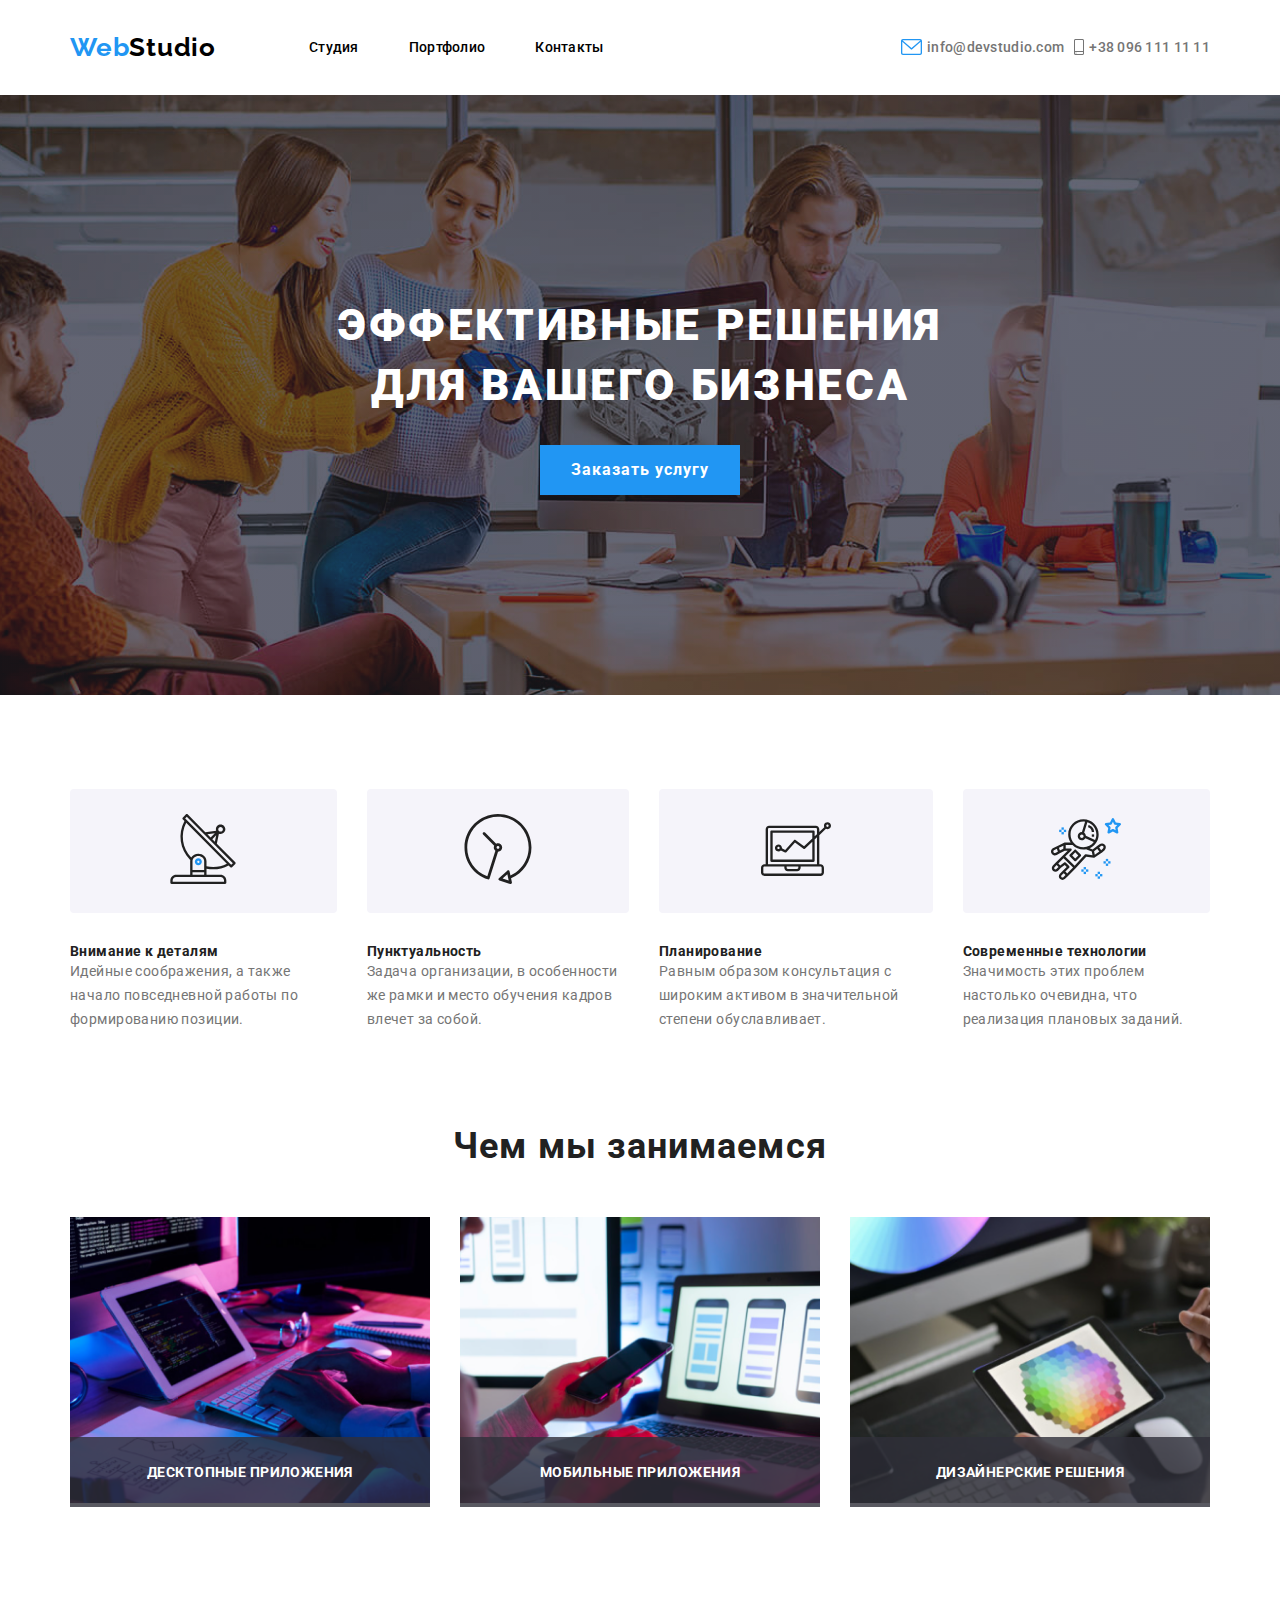
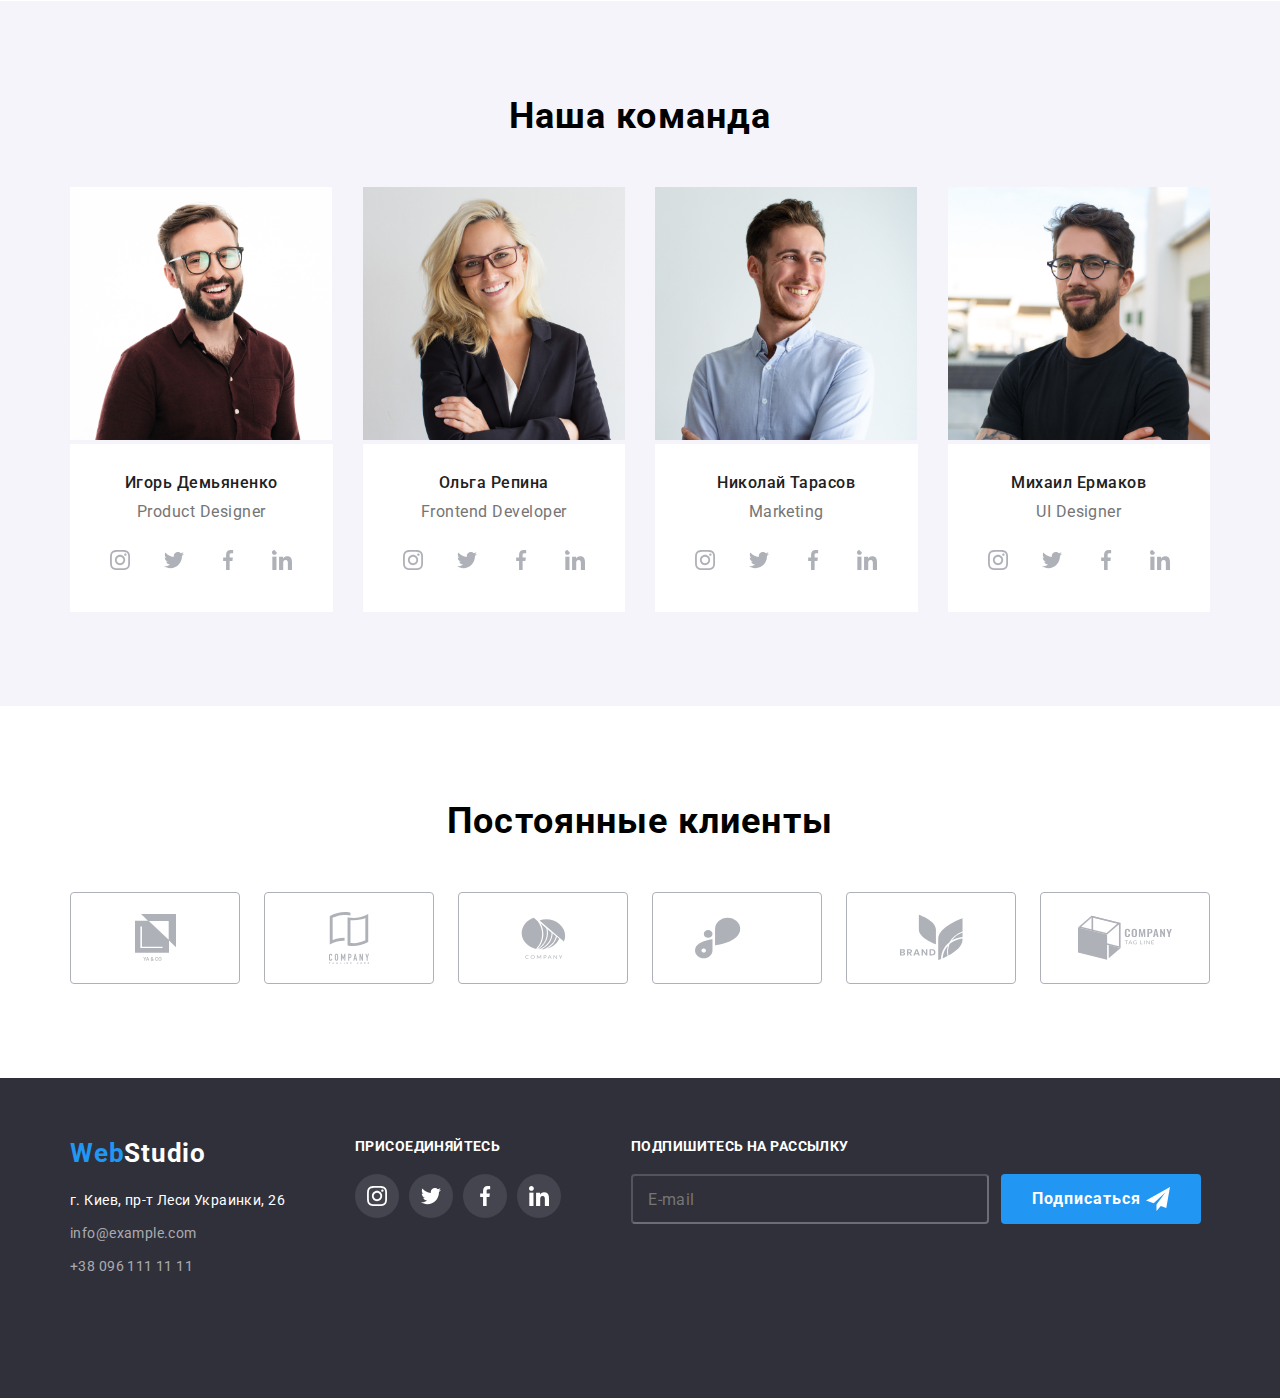
<file: index.html>
<!DOCTYPE html>
<html lang="en">
  <head>
    <meta charset="UTF-8" />
    <meta name="viewport" content="width=device-width, initial-scale=1.0" />
    <title>WebStudio</title>
    <link rel="preconnect" href="https://fonts.googleapis.com" />
    <link rel="preconnect" href="https://fonts.gstatic.com" crossorigin />
    <link
      href="https://fonts.googleapis.com/css2?family=Raleway:ital,wght@0,100..900;1,100..900&family=Roboto:ital,wght@0,100;0,300;0,400;0,500;0,700;0,900;1,100;1,300;1,400;1,500;1,700;1,900&display=swap"
      rel="stylesheet"
    />
    <link rel="stylesheet" href="css/style.css" />
  </head>
  <body>
    <header class="header">
      <div class="container">
        <div class="header-left">
          <a class="header-logo-link" href="https://google.com"
            ><span class="header-logo-span">Web</span>Studio</a
          >
          <nav class="header-menu">
            <ul class="header-menu-block">
              <li class="header-item">
                <a href="#" class="header-link">Студия</a>
              </li>
              <li class="header-item">
                <a href="#" class="header-link">Портфолио</a>
              </li>
              <li class="header-item">
                <a href="#" class="header-link">Контакты</a>
              </li>
            </ul>
          </nav>
        </div>
        <div class="header-right">
          <div class="header-info">
            <img src="img/mail.svg" />
            <a href="mailto:info@devstudio.com" class="header-info-link"
              >info@devstudio.com</a
            >
          </div>
          <div class="header-info">
            <img src="img/tall.svg" />
            <a href="tel:380961111111" class="header-info-link"
              >+38 096 111 11 11</a
            >
          </div>
        </div>
      </div>
    </header>
    <section class="buisnes">
      <h1 class="buisnes-title">Эффективные решения для вашего бизнеса</h1>
      <button class="btn btn-blue">Заказать услугу</button>
    </section>
    <div class="box">
      <div class="container">
        <div class="box-item">
          <div class="box-fon">
            <svg
              width="70"
              height="70"
              viewBox="0 0 70 70"
              fill="none"
              xmlns="http://www.w3.org/2000/svg"
            >
              <path
                d="M67.3163 48.3385L48.8468 29.7337L50.8966 19.6373C51.4256 19.8438 51.9879 19.9517 52.5556 19.9558H52.5696C55.1777 19.9866 57.3169 17.8974 57.3479 15.2893C57.3788 12.6812 55.2894 10.542 52.6813 10.5111C50.0732 10.4803 47.934 12.5695 47.9031 15.1776C47.8965 15.7357 47.9888 16.2905 48.176 16.8163L37.326 18.1405L19.6276 0.35C19.4105 0.128479 19.1141 0.00247917 18.804 0C18.4977 0.00160417 18.2044 0.123521 17.9873 0.3395L14.6786 3.6295C14.2232 4.08508 14.2232 4.82358 14.6786 5.27917L16.459 7.08517C9.56162 19.7681 11.8019 35.4741 21.9703 45.7228C22.0636 45.8121 22.1718 45.8843 22.29 45.9363C22.2165 46.3311 22.1781 46.7317 22.1756 47.1333V60.6667H8.17562C4.95562 60.6705 2.34608 63.28 2.34229 66.5V68.8333C2.34229 69.4776 2.86466 70 3.50895 70H57.1756C57.8199 70 58.3423 69.4776 58.3423 68.8333V66.5C58.3385 63.28 55.729 60.6705 52.509 60.6667H38.509V54.6688C40.7021 55.1288 42.9367 55.3633 45.1776 55.3688C50.5548 55.363 55.8464 54.0225 60.5776 51.4675L62.3673 53.2677C62.5844 53.4892 62.8808 53.6152 63.191 53.6177C63.4972 53.6161 63.7905 53.4941 64.0076 53.2782L67.3163 49.9882C67.7717 49.5326 67.7717 48.7941 67.3163 48.3385ZM50.9246 13.6348C51.8383 12.726 53.3157 12.7301 54.2244 13.6437C55.1332 14.5574 55.1291 16.0348 54.2155 16.9435C53.7781 17.3785 53.1864 17.6226 52.5695 17.6225H52.5625C51.2739 17.6158 50.2345 16.5658 50.2412 15.2771C50.2445 14.6602 50.4918 14.0699 50.9291 13.6348H50.9246ZM48.1783 21.301L46.8693 27.7445L44.298 25.158L48.1783 21.301ZM46.853 19.3282L42.653 23.5037L39.4038 20.237L46.853 19.3282ZM52.509 63C54.442 63 56.009 64.567 56.009 66.5V67.6667H4.67562V66.5C4.67562 64.567 6.2426 63 8.17562 63H52.509ZM36.1756 58.3333V60.6667H24.509V58.3333H36.1756ZM24.509 56V47.1333C24.509 44.303 27.1258 42 30.3423 42C33.5588 42 36.1756 44.303 36.1756 47.1333V56H24.509ZM38.509 52.29V47.1333C38.509 43.0162 34.8456 39.6667 30.3423 39.6667C27.4306 39.622 24.7079 41.1041 23.165 43.5738C14.2887 34.2249 12.2899 20.2875 18.1805 8.82073L58.872 49.7455C52.5886 52.9419 45.3857 53.8418 38.509 52.29ZM63.2038 50.7943L61.56 49.1412L18.7923 6.11567L17.1415 4.46133L18.7923 2.81633L36.15 20.272C36.1581 20.272 36.1628 20.2872 36.171 20.293L64.8593 49.1493L63.2038 50.7943Z"
                fill="#212121"
              />
              <path
                d="M30.3528 44.3333H30.3423C28.4093 44.3303 26.84 45.895 26.837 47.828C26.8341 49.761 28.3988 51.3303 30.3318 51.3333H30.3423C32.2753 51.3362 33.8446 49.7715 33.8475 47.8385C33.8505 45.9055 32.2858 44.3362 30.3528 44.3333ZM31.1695 48.6604C30.9498 48.8789 30.6522 49.0011 30.3423 48.9999C29.698 48.9966 29.1784 48.4716 29.1817 47.8273C29.1834 47.5188 29.307 47.2237 29.5256 47.0061C29.7428 46.7901 30.036 46.6682 30.3423 46.6666C30.9866 46.6699 31.5062 47.1949 31.5028 47.8392C31.5012 48.1477 31.3776 48.4428 31.159 48.6604H31.1695Z"
                fill="#2196F3"
              />
            </svg>
          </div>
          <h2 class="box-title">Внимание к деталям</h2>
          <p class="box-content">
            Идейные соображения, а также начало повседневной работы по
            формированию позиции.
          </p>
        </div>
        <div class="box-item">
          <div class="box-fon">
            <svg
              width="68"
              height="70"
              viewBox="0 0 68 70"
              fill="none"
              xmlns="http://www.w3.org/2000/svg"
            >
              <path
                d="M67.4614 33.4715C67.4576 14.9819 52.4656 -0.00373771 33.9754 6.99302e-07C15.4858 0.00373911 0.500169 14.9963 0.503907 33.4859C0.507111 48.0502 9.92522 60.9413 23.7995 65.3713C23.9319 65.413 24.0697 65.4343 24.2081 65.4338C24.4719 65.4333 24.7304 65.3628 24.9573 65.2287C25.2527 65.0541 25.4732 64.7764 25.5768 64.449L34.0315 37.6521C36.3429 37.6404 38.2068 35.7568 38.1945 33.4459C38.1827 31.1345 36.2997 29.2706 33.9883 29.2824C33.3666 29.285 32.753 29.4282 32.1944 29.7011L21.0251 18.5302C20.4707 17.9951 19.5879 18.0106 19.0528 18.5644C18.5305 19.1054 18.5305 19.962 19.0528 20.503L30.2162 31.6792C29.3596 33.4277 29.8493 35.5383 31.3895 36.7303L23.3338 62.2647C7.41354 56.4002 -0.738311 38.7405 5.12618 22.8203C10.9907 6.90002 28.6503 -1.25183 44.5706 4.61266C60.4909 10.4771 68.6427 28.1374 62.7782 44.0571C59.913 51.8351 54.0261 58.1252 46.4548 61.4989L45.5842 57.3989C45.4251 56.6454 44.6844 56.1636 43.9308 56.3233C43.6931 56.3741 43.4726 56.4857 43.291 56.6475L34.8978 64.1409C34.322 64.653 34.2708 65.5347 34.7835 66.1105C34.9501 66.2974 35.1637 66.4362 35.403 66.5126L46.1188 69.9327C46.8521 70.1682 47.6377 69.765 47.8732 69.0312C47.948 68.7994 47.9603 68.5527 47.9101 68.3145L47.0545 64.2915C59.4452 59.0678 67.4902 46.918 67.4614 33.4715ZM33.9829 32.0766C34.753 32.0766 35.3779 32.7014 35.3779 33.4715C35.3779 34.2422 34.753 34.8665 33.9829 34.8665C33.2123 34.8665 32.588 34.2422 32.588 33.4715C32.588 32.7014 33.2123 32.0766 33.9829 32.0766ZM38.5774 64.5916L43.3551 60.3298L44.6737 66.543L38.5774 64.5916Z"
                fill="#212121"
              />
            </svg>
          </div>
          <h2 class="box-title">Пунктуальность</h2>
          <p class="box-content">
            Задача организации, в особенности же рамки и место обучения кадров
            влечет за собой.
          </p>
        </div>
        <div class="box-item">
          <div class="box-fon">
            <svg
              width="70"
              height="54"
              viewBox="0 0 70 54"
              fill="none"
              xmlns="http://www.w3.org/2000/svg"
            >
              <path
                d="M3.49817 53.8865H59.4689C61.4007 53.8865 62.967 52.3201 62.967 50.3883V45.7241C62.967 43.7922 61.4007 42.2259 59.4689 42.2259H58.3028V13.1468L64.9262 6.87241C66.4635 7.63023 68.3242 7.17018 69.3302 5.78151C70.3369 4.3934 70.1957 2.48205 68.9966 1.25678C67.7975 0.031505 65.8901 -0.151261 64.4798 0.824059C63.0701 1.79995 62.569 3.64981 63.2933 5.2036L58.3028 9.93444V7.2442C58.3028 5.31235 56.7365 3.74603 54.8046 3.74603H8.16239C6.23054 3.74603 4.66422 5.31235 4.66422 7.2442V42.2259H3.49817C1.56632 42.2259 0 43.7922 0 45.7241V50.3883C0 52.3201 1.56632 53.8865 3.49817 53.8865ZM66.4652 2.57998C67.1091 2.57998 67.6312 3.10208 67.6312 3.74603C67.6312 4.38998 67.1091 4.91209 66.4652 4.91209C65.8212 4.91209 65.2991 4.38998 65.2991 3.74603C65.2991 3.10208 65.8212 2.57998 66.4652 2.57998ZM6.99634 7.2442C6.99634 6.60025 7.51844 6.07814 8.16239 6.07814H54.8046C55.4486 6.07814 55.9707 6.60025 55.9707 7.2442V12.1413L53.6386 14.3573V9.57631C53.6386 8.93236 53.1165 8.41026 52.4725 8.41026H10.4945C9.85055 8.41026 9.32845 8.93236 9.32845 9.57631V38.7277C9.32845 39.3717 9.85055 39.8938 10.4945 39.8938H52.4725C53.1165 39.8938 53.6386 39.3717 53.6386 38.7277V17.5651L55.9707 15.3554V42.2259H6.99634V7.2442ZM17.4908 22.4029C15.9131 22.3984 14.5279 23.4494 14.1083 24.9702C13.6886 26.491 14.3383 28.104 15.6951 28.909C17.0513 29.7141 18.7793 29.512 19.9129 28.4148L23.9662 30.4486C24.4371 30.6843 25.0081 30.5739 25.3583 30.1804L33.9745 20.487L42.4443 26.8337C42.8987 27.1742 43.5329 27.1378 43.9452 26.7477L51.3065 19.7748V37.5617H11.6606V10.7424H51.3065V16.5618L43.0564 24.3746L34.5154 17.9716C34.0303 17.6083 33.3476 17.6766 32.9445 18.1293L24.2099 27.9571L20.9446 26.3241C20.9685 26.1841 20.9833 26.0429 20.989 25.9011C20.989 23.9693 19.4227 22.4029 17.4908 22.4029ZM18.6569 25.9011C18.6569 26.5451 18.1348 27.0672 17.4908 27.0672C16.8469 27.0672 16.3248 26.5451 16.3248 25.9011C16.3248 25.2572 16.8469 24.735 17.4908 24.735C18.1348 24.735 18.6569 25.2572 18.6569 25.9011ZM25.6532 44.558H37.3138V45.7241C37.3138 46.368 36.7917 46.8901 36.1477 46.8901H26.8193C26.1753 46.8901 25.6532 46.368 25.6532 45.7241V44.558ZM2.33211 45.7241C2.33211 45.0801 2.85422 44.558 3.49817 44.558H23.3211V45.7241C23.3211 47.6559 24.8874 49.2222 26.8193 49.2222H36.1477C38.0796 49.2222 39.6459 47.6559 39.6459 45.7241V44.558H59.4689C60.1128 44.558 60.6349 45.0801 60.6349 45.7241V50.3883C60.6349 51.0322 60.1128 51.5543 59.4689 51.5543H3.49817C2.85422 51.5543 2.33211 51.0322 2.33211 50.3883V45.7241Z"
                fill="#212121"
              />
            </svg>
          </div>
          <h2 class="box-title">Планирование</h2>
          <p class="box-content">
            Равным образом консультация с широким активом в значительной степени
            обуславливает.
          </p>
        </div>
        <div class="box-item">
          <div class="box-fon">
            <svg
              width="70"
              height="70"
              viewBox="0 0 70 70"
              fill="none"
              xmlns="http://www.w3.org/2000/svg"
            >
              <path
                d="M69.9432 9.89643C69.8055 9.47519 69.4416 9.1673 69.0017 9.10304L64.8227 8.49518L62.9525 4.70815C62.5606 3.91011 61.2527 3.91011 60.8607 4.70815L58.9905 8.49518L54.8114 9.10318C54.3715 9.1673 54.0076 9.47424 53.8687 9.89657C53.7322 10.3189 53.8453 10.7832 54.1638 11.0925L57.1891 14.0407L56.4751 18.2035C56.4005 18.641 56.5801 19.0831 56.9383 19.3445C57.3012 19.6083 57.7748 19.6408 58.168 19.4331L61.9061 17.4672L65.6441 19.4331C65.8145 19.5229 66.0024 19.5672 66.1879 19.5672C66.4293 19.5672 66.6709 19.4926 66.874 19.3444C67.2333 19.0831 67.4129 18.6408 67.3372 18.2033L66.6232 14.0406L69.6484 11.0923C69.9653 10.782 70.0798 10.3188 69.9432 9.89643ZM64.5556 12.7992C64.2815 13.0663 64.1554 13.4536 64.2207 13.8317L64.6384 16.2689L62.4498 15.1185C62.2795 15.0287 62.0928 14.9844 61.9061 14.9844C61.7194 14.9844 61.5339 15.0287 61.3623 15.1185L59.1736 16.2689L59.5912 13.8317C59.6566 13.4536 59.5305 13.0675 59.2564 12.7992L57.4842 11.0725L59.932 10.7166C60.3123 10.6618 60.6402 10.4227 60.8105 10.0784L61.9048 7.86175L62.9991 10.0784C63.1695 10.4225 63.4974 10.6618 63.8777 10.7166L66.3254 11.0725L64.5556 12.7992Z"
                fill="#2196F3"
              />
              <path
                d="M57.1669 44.8923H54.8335V47.2257H57.1669V44.8923Z"
                fill="#2196F3"
              />
              <path
                d="M57.1669 49.5591H54.8335V51.8925H57.1669V49.5591Z"
                fill="#2196F3"
              />
              <path
                d="M59.5004 47.2257H57.167V49.5591H59.5004V47.2257Z"
                fill="#2196F3"
              />
              <path
                d="M54.8337 47.2257H52.5002V49.5591H54.8337V47.2257Z"
                fill="#2196F3"
              />
              <path
                d="M49.0001 57.7258H46.6667V60.0592H49.0001V57.7258Z"
                fill="#2196F3"
              />
              <path
                d="M49.0001 62.3926H46.6667V64.726H49.0001V62.3926Z"
                fill="#2196F3"
              />
              <path
                d="M51.3337 60.0593H49.0002V62.3927H51.3337V60.0593Z"
                fill="#2196F3"
              />
              <path
                d="M46.6669 60.0593H44.3335V62.3927H46.6669V60.0593Z"
                fill="#2196F3"
              />
              <path
                d="M34.9999 53.0592H32.6665V55.3926H34.9999V53.0592Z"
                fill="#2196F3"
              />
              <path
                d="M34.9999 57.7258H32.6665V60.0592H34.9999V57.7258Z"
                fill="#2196F3"
              />
              <path
                d="M37.3334 55.3925H35V57.7259H37.3334V55.3925Z"
                fill="#2196F3"
              />
              <path
                d="M32.6667 55.3925H30.3333V57.7259H32.6667V55.3925Z"
                fill="#2196F3"
              />
              <path
                d="M12.8329 13.3918H10.4995V15.7253H12.8329V13.3918Z"
                fill="#2196F3"
              />
              <path
                d="M12.8329 18.0586H10.4995V20.392H12.8329V18.0586Z"
                fill="#2196F3"
              />
              <path
                d="M15.1664 15.7252H12.833V18.0586H15.1664V15.7252Z"
                fill="#2196F3"
              />
              <path
                d="M10.4997 15.7252H8.16626V18.0586H10.4997V15.7252Z"
                fill="#2196F3"
              />
              <path
                d="M54.0635 30.9739C53.4347 30.1257 52.5119 29.5797 51.4642 29.4326C50.4118 29.2833 49.3734 29.5598 48.5334 30.2026L45.7952 32.3014L45.794 32.3027L41.6428 35.4025L38.6724 34.2195C43.9691 31.843 47.6711 26.5451 47.6711 20.3943C47.6711 12.0315 40.8401 5.22742 32.4436 5.22742C24.047 5.22742 17.2161 12.0315 17.2161 20.3943C17.2161 23.4254 18.1226 26.244 19.6662 28.6158L13.6204 28.5633C13.6168 28.5633 13.6134 28.5633 13.6099 28.5633C13.5911 28.5633 13.5761 28.5726 13.5586 28.5739C13.4431 28.5785 13.3298 28.6019 13.2191 28.6416C13.1911 28.6521 13.162 28.658 13.1352 28.6707C13.1212 28.6765 13.1071 28.6776 13.0932 28.6846L6.02075 32.1765C6.01952 32.1765 6.01843 32.1765 6.01843 32.1776L1.8766 34.1693C1.83107 34.1891 1.78445 34.2159 1.73892 34.2463C0.0880191 35.3452 -0.474314 37.5037 0.429958 39.2676C0.911763 40.2057 1.73195 40.8964 2.73999 41.2125C3.12856 41.3338 3.52518 41.3934 3.91949 41.3934C4.55305 41.3934 5.18074 41.2382 5.75578 40.9314L8.79154 39.3167L13.7441 36.7594L16.7122 36.7418L4.80844 48.5884C4.80735 48.5897 4.80612 48.5897 4.80489 48.5908L1.87647 51.5074C1.18466 52.1958 0.8043 53.1092 0.8043 54.0835C0.8043 55.0566 1.18466 55.9723 1.87647 56.6619C2.587 57.3689 3.52149 57.7236 4.45598 57.7236C5.3917 57.7236 6.32495 57.3689 7.03782 56.6619L9.91251 53.7989L13.7206 50.9556L15.6912 52.918L11.8375 56.7552C11.8364 56.7564 11.8352 56.7564 11.834 56.7575L8.90556 59.6742C8.21375 60.3626 7.8334 61.276 7.8334 62.2503C7.8334 63.2233 8.21375 64.1391 8.90556 64.8287C9.6161 65.5357 10.5518 65.8903 11.4863 65.8903C12.4208 65.8903 13.3565 65.5357 14.0681 64.8287L16.9977 61.912L21.6842 57.2453C21.6854 57.2441 21.6854 57.243 21.6865 57.2418L23.8951 55.0542L23.8869 55.046C23.9008 55.0321 23.9207 55.0273 23.9347 55.0123L35.2353 42.6349L42.8281 43.7153C42.8829 43.7235 42.9377 43.7269 42.9925 43.7269C43.1338 43.7269 43.2702 43.6931 43.402 43.643C43.4406 43.629 43.4743 43.6103 43.5106 43.5917C43.5526 43.5706 43.5968 43.559 43.6366 43.5322L50.6659 38.8655C50.6916 38.848 50.7055 38.82 50.73 38.8014C50.758 38.7793 50.793 38.77 50.8186 38.7454L53.5999 36.1401C55.0471 34.7841 55.2466 32.5628 54.0635 30.9739ZM4.66024 38.8722C4.28111 39.0753 3.85058 39.116 3.43878 38.9854C3.03039 38.8583 2.69912 38.5794 2.50538 38.2026C2.15305 37.5165 2.35718 36.6811 2.97433 36.2297L5.84793 34.8472L6.53974 36.869L6.83027 37.7183L4.66024 38.8722ZM12.3102 34.8741L8.92333 36.6241L8.36456 34.9907L7.96328 33.817L12.3967 31.6282L12.3102 34.8741ZM45.3402 20.3919C45.3402 22.4009 44.8607 24.2957 44.03 25.9908L34.8832 21.8363C34.7875 20.5821 34.1366 19.4843 33.1589 18.8005L36.3614 8.16856C41.5626 9.82302 45.3402 14.6752 45.3402 20.3919ZM19.5519 20.3919C19.5519 13.316 25.3363 7.55837 32.446 7.55837C32.9991 7.55837 33.5403 7.60499 34.0759 7.67267L30.9433 18.0714C30.9014 18.0702 30.8617 18.0585 30.8185 18.0585C28.5597 18.0585 26.7222 19.8902 26.7222 22.142C26.7222 24.3936 28.5597 26.2254 30.8185 26.2254C32.3375 26.2254 33.65 25.3866 34.3582 24.1592L42.8073 27.9976C40.4564 31.1616 36.6938 33.2255 32.4459 33.2255C25.3363 33.2255 19.5519 27.4679 19.5519 20.3919ZM32.5814 22.142C32.5814 23.1068 31.7903 23.892 30.8185 23.892C29.8467 23.892 29.0556 23.1068 29.0556 22.142C29.0556 21.1771 29.8467 20.3919 30.8185 20.3919C31.7903 20.3919 32.5814 21.1771 32.5814 22.142ZM5.39183 55.0075C4.87503 55.5196 4.03843 55.5185 3.52286 55.0087C3.2743 54.7602 3.13785 54.4324 3.13785 54.0835C3.13785 53.7358 3.2743 53.408 3.52286 53.1619L5.6274 51.0653L7.48941 52.9192L5.39183 55.0075ZM12.4222 63.1744C11.9054 63.6865 11.0677 63.6878 10.552 63.1756C10.3034 62.927 10.1669 62.5993 10.1669 62.2504C10.1669 61.9027 10.3034 61.5749 10.552 61.3288L12.6579 59.2311L13.5388 60.1073L14.5211 61.085L12.4222 63.1744ZM20.0383 55.5862C20.0371 55.5873 20.036 55.5873 20.0348 55.5886L16.1742 59.4386L15.2933 58.5624L14.311 57.5847L18.168 53.7451C18.168 53.7451 18.168 53.7451 18.168 53.744C18.1692 53.7428 18.1703 53.7428 18.1715 53.7417C18.259 53.6542 18.3139 53.5492 18.3676 53.4454C18.3828 53.4151 18.4119 53.3894 18.4248 53.3579C18.461 53.2681 18.4667 53.1713 18.4808 53.0767C18.4878 53.023 18.5112 52.9729 18.5112 52.918C18.5112 52.8398 18.4831 52.764 18.4669 52.6869C18.4529 52.6169 18.4529 52.5457 18.426 52.4781C18.3817 52.3685 18.3058 52.2717 18.2265 52.1771C18.2044 52.1514 18.1962 52.1187 18.1717 52.0942C18.1717 52.0942 18.1717 52.0942 18.1705 52.0942C18.1692 52.0931 18.1692 52.0907 18.1681 52.0896L14.6529 48.5895C14.6156 48.5522 14.5677 48.537 14.5257 48.5056C14.464 48.4577 14.4045 48.4134 14.3356 48.3795C14.2691 48.3469 14.2014 48.327 14.1314 48.3083C14.0568 48.2872 13.9845 48.271 13.9063 48.2651C13.835 48.2604 13.7686 48.2674 13.6975 48.2756C13.6193 48.2849 13.5459 48.2954 13.47 48.3199C13.3964 48.3433 13.3312 48.3794 13.2635 48.4179C13.2203 48.4424 13.1714 48.4506 13.1305 48.481L9.25133 51.3767L7.28077 49.4144L12.5285 44.1946L22.0674 53.576L20.0383 55.5862ZM34.9544 40.2373C34.9207 40.2326 34.8891 40.2455 34.8553 40.2431C34.7701 40.2385 34.6885 40.2444 34.6034 40.2583C34.5369 40.2699 34.4739 40.2828 34.4108 40.3049C34.3362 40.3306 34.2685 40.3656 34.1996 40.4076C34.1343 40.4473 34.0748 40.4892 34.0176 40.5417C33.9896 40.5662 33.9558 40.578 33.9301 40.6059L23.6527 51.8621L14.185 42.5507L20.3825 36.386C20.8387 35.931 20.841 35.1924 20.386 34.7351C20.1562 34.5052 19.854 34.392 19.5519 34.3933V34.3922L14.6984 34.4213L14.7591 30.905L21.5492 30.9633C24.3166 33.7937 28.176 35.5589 32.446 35.5589C33.4027 35.5589 34.3361 35.4598 35.2448 35.2906C35.3323 35.3606 35.4186 35.4318 35.5284 35.4761L40.7995 37.5761L41.1331 39.2351L41.5228 41.1717L34.9544 40.2373ZM43.7944 40.6269L43.1096 37.219L46.2736 34.8565L47.102 35.9554L48.3445 37.6051L43.7944 40.6269ZM52.0055 34.4341L50.1726 36.1515L48.1356 33.4471L49.9544 32.053C50.2938 31.7917 50.7221 31.6855 51.1421 31.7403C51.5644 31.7998 51.9378 32.0203 52.1921 32.3621C52.6658 33.0003 52.5853 33.8905 52.0055 34.4341Z"
                fill="#212121"
              />
              <path
                d="M29.7547 40.5651L25.0669 35.8984C24.6131 35.4447 23.8757 35.4447 23.4207 35.8984L18.7341 40.5651C18.5148 40.7857 18.3911 41.0819 18.3911 41.3923C18.3911 41.7026 18.5136 42.0002 18.7341 42.2195L23.4207 46.8861C23.6482 47.1124 23.9469 47.2256 24.2444 47.2256C24.5419 47.2256 24.8405 47.1124 25.0669 46.8861L29.7547 42.2195C29.974 42.0002 30.0988 41.7026 30.0988 41.3923C30.0988 41.0819 29.9751 40.7844 29.7547 40.5651ZM24.2444 44.4129L21.211 41.3923L24.2444 38.3717L27.2789 41.3923L24.2444 44.4129Z"
                fill="#212121"
              />
              <path
                d="M37.5467 11.0923L36.9832 13.358C37.1383 13.3966 40.7843 14.3462 40.7843 18.0586H43.1177C43.1175 13.6461 39.4741 11.5718 37.5467 11.0923Z"
                fill="#212121"
              />
              <path
                d="M43.1178 20.392H40.7844V22.7254H43.1178V20.392Z"
                fill="#212121"
              />
            </svg>
          </div>
          <h2 class="box-title">Современные технологии</h2>
          <p class="box-content">
            Значимость этих проблем настолько очевидна, что реализация плановых
            заданий.
          </p>
        </div>
      </div>
    </div>
    <section class="study">
      <div class="container">
        <h2 class="study-title">Чем мы занимаемся</h2>
        <div class="study-block">
          <div class="study-item">
            <img src="img/study-1.png" alt="" />
            <div class="study-text">
              <p>Десктопные приложения</p>
            </div>
          </div>
          <div class="study-item">
            <img src="img/study-2.png" alt="" />
            <div class="study-text">
              <p>Мобильные приложения</p>
            </div>
          </div>
          <div class="study-item">
            <img src="img/study-3.png" alt="" />
            <div class="study-text">
              <p>Дизайнерские решения</p>
            </div>
          </div>
        </div>
      </div>
    </section>
    <section class="command">
      <div class="container">
        <h3 class="command-subtitle">Наша команда</h3>
        <div class="command-block">
          <div class="command-item">
            <div class="command-top"><img src="img/command-1.png" /></div>
            <div class="command-bottom">
              <h3 class="command-title">Игорь Демьяненко</h3>
              <h4 class="command-text">Product Designer</h4>
              <div class="command-social">
                <a class="command-link" href="#"
                  ><svg
                    width="20"
                    height="20"
                    viewBox="0 0 20 20"
                    fill="#AFB1B8"
                    xmlns="http://www.w3.org/2000/svg"
                  >
                    <g clip-path="url(#clip0_1_7558)">
                      <path
                        d="M19.9804 5.88005C19.9336 4.81738 19.7617 4.0868 19.5156 3.45374C19.2616 2.78176 18.8709 2.18014 18.359 1.68002C17.8589 1.1721 17.2533 0.777435 16.5891 0.527447C15.9524 0.281274 15.2256 0.109427 14.163 0.0625732C13.0924 0.0117516 12.7525 0 10.0371 0C7.32173 0 6.98185 0.0117516 5.91521 0.0586052C4.85253 0.105459 4.12195 0.277459 3.48904 0.523479C2.81692 0.777435 2.2153 1.16814 1.71517 1.68002C1.20726 2.18014 0.812743 2.78573 0.562603 3.44992C0.31643 4.0868 0.144583 4.81341 0.0977294 5.87609C0.0469078 6.9467 0.0351562 7.28658 0.0351562 10.002C0.0351562 12.7173 0.0469078 13.0572 0.0937614 14.1239C0.140615 15.1865 0.312615 15.9171 0.558787 16.5502C0.812743 17.2221 1.20726 17.8238 1.71517 18.3239C2.2153 18.8318 2.82088 19.2265 3.48508 19.4765C4.12195 19.7226 4.84856 19.8945 5.91139 19.9413C6.97788 19.9883 7.31791 19.9999 10.0333 19.9999C12.7487 19.9999 13.0885 19.9883 14.1552 19.9413C15.2179 19.8945 15.9484 19.7226 16.5813 19.4765C17.9254 18.9568 18.9881 17.8941 19.5078 16.5502C19.7538 15.9133 19.9258 15.1865 19.9727 14.1239C20.0195 13.0572 20.0313 12.7173 20.0313 10.002C20.0313 7.28658 20.0273 6.9467 19.9804 5.88005ZM18.1794 14.0457C18.1364 15.0225 17.9723 15.5499 17.8356 15.9015C17.4995 16.7728 16.808 17.4643 15.9367 17.8004C15.5851 17.9372 15.0538 18.1012 14.0809 18.1441C13.026 18.1911 12.7096 18.2027 10.0411 18.2027C7.37255 18.2027 7.05221 18.1911 6.00113 18.1441C5.02438 18.1012 4.49693 17.9372 4.1453 17.8004C3.71171 17.6402 3.31704 17.3862 2.9967 17.0541C2.6646 16.7298 2.41065 16.3391 2.2504 15.9055C2.11365 15.5539 1.94959 15.0225 1.90671 14.0497C1.8597 12.9948 1.8481 12.6783 1.8481 10.0097C1.8481 7.34122 1.8597 7.02087 1.90671 5.96995C1.94959 4.99319 2.11365 4.46575 2.2504 4.11412C2.41065 3.68038 2.6646 3.28586 3.00067 2.96536C3.32483 2.63327 3.71553 2.37931 4.14927 2.21921C4.5009 2.08247 5.03231 1.9184 6.0051 1.87537C7.05999 1.82851 7.37652 1.81676 10.0449 1.81676C12.7174 1.81676 13.0337 1.82851 14.0848 1.87537C15.0616 1.9184 15.589 2.08247 15.9407 2.21921C16.3742 2.37931 16.7689 2.63327 17.0893 2.96536C17.4213 3.28967 17.6753 3.68038 17.8356 4.11412C17.9723 4.46575 18.1364 4.99701 18.1794 5.96995C18.2263 7.02484 18.238 7.34122 18.238 10.0097C18.238 12.6783 18.2263 12.9908 18.1794 14.0457Z"
                      />
                      <path
                        d="M10.0371 4.8642C7.20074 4.8642 4.89941 7.16537 4.89941 10.0019C4.89941 12.8385 7.20074 15.1396 10.0371 15.1396C12.8737 15.1396 15.1749 12.8385 15.1749 10.0019C15.1749 7.16537 12.8737 4.8642 10.0371 4.8642ZM10.0371 13.3346C8.19702 13.3346 6.70442 11.8422 6.70442 10.0019C6.70442 8.16165 8.19702 6.66921 10.0371 6.66921C11.8774 6.66921 13.3698 8.16165 13.3698 10.0019C13.3698 11.8422 11.8774 13.3346 10.0371 13.3346Z"
                      />
                      <path
                        d="M16.5775 4.6611C16.5775 5.32346 16.0404 5.86052 15.3779 5.86052C14.7155 5.86052 14.1785 5.32346 14.1785 4.6611C14.1785 3.99858 14.7155 3.46167 15.3779 3.46167C16.0404 3.46167 16.5775 3.99858 16.5775 4.6611Z"
                      />
                    </g>
                    <defs>
                      <clipPath id="clip0_1_7558">
                        <rect width="20" height="20" fill="white" />
                      </clipPath>
                    </defs>
                  </svg>
                </a>
                <a class="command-link" href="#">
                  <svg
                    width="20"
                    height="20"
                    viewBox="0 0 20 20"
                    fill="#AFB1B8"
                    xmlns="http://www.w3.org/2000/svg"
                  >
                    <g clip-path="url(#clip0_1_7524)">
                      <path
                        d="M20 3.79875C19.2563 4.125 18.4637 4.34125 17.6375 4.44625C18.4875 3.93875 19.1363 3.14125 19.4412 2.18C18.6488 2.6525 17.7738 2.98625 16.8412 3.1725C16.0887 2.37125 15.0162 1.875 13.8462 1.875C11.5763 1.875 9.74875 3.7175 9.74875 5.97625C9.74875 6.30125 9.77625 6.61375 9.84375 6.91125C6.435 6.745 3.41875 5.11125 1.3925 2.6225C1.03875 3.23625 0.83125 3.93875 0.83125 4.695C0.83125 6.115 1.5625 7.37375 2.6525 8.1025C1.99375 8.09 1.3475 7.89875 0.8 7.5975C0.8 7.61 0.8 7.62625 0.8 7.6425C0.8 9.635 2.22125 11.29 4.085 11.6712C3.75125 11.7625 3.3875 11.8062 3.01 11.8062C2.7475 11.8062 2.4825 11.7913 2.23375 11.7362C2.765 13.36 4.2725 14.5538 6.065 14.5925C4.67 15.6838 2.89875 16.3412 0.98125 16.3412C0.645 16.3412 0.3225 16.3263 0 16.285C1.81625 17.4563 3.96875 18.125 6.29 18.125C13.835 18.125 17.96 11.875 17.96 6.4575C17.96 6.27625 17.9538 6.10125 17.945 5.9275C18.7588 5.35 19.4425 4.62875 20 3.79875Z"
                      />
                    </g>
                    <defs>
                      <clipPath id="clip0_1_7524">
                        <rect width="20" height="20" fill="white" />
                      </clipPath>
                    </defs>
                  </svg>
                </a>
                <a class="command-link" href="#">
                  <svg
                    width="20"
                    height="20"
                    viewBox="0 0 20 20"
                    fill="#AFB1B8"
                    xmlns="http://www.w3.org/2000/svg"
                  >
                    <g clip-path="url(#clip0_1_7520)">
                      <path
                        d="M13.3309 3.32083H15.1567V0.140833C14.8417 0.0975 13.7584 0 12.4967 0C9.86422 0 8.06088 1.65583 8.06088 4.69917V7.5H5.15588V11.055H8.06088V20H11.6226V11.0558H14.4101L14.8526 7.50083H11.6217V5.05167C11.6226 4.02417 11.8992 3.32083 13.3309 3.32083Z"
                      />
                    </g>
                    <defs>
                      <clipPath id="clip0_1_7520">
                        <rect width="20" height="20" fill="white" />
                      </clipPath>
                    </defs>
                  </svg>
                </a>
                <a class="command-link" href="#">
                  <svg
                    width="20"
                    height="20"
                    viewBox="0 0 20 20"
                    fill="#AFB1B8"
                    xmlns="http://www.w3.org/2000/svg"
                  >
                    <g clip-path="url(#clip0_1_7514)">
                      <path
                        d="M19.9951 20V19.9992H20.0001V12.6642C20.0001 9.07587 19.2276 6.31171 15.0326 6.31171C13.0159 6.31171 11.6626 7.41837 11.1101 8.46754H11.0517V6.64671H7.07422V19.9992H11.2159V13.3875C11.2159 11.6467 11.5459 9.96337 13.7017 9.96337C15.8259 9.96337 15.8576 11.95 15.8576 13.4992V20H19.9951Z"
                      />
                      <path
                        d="M0.329956 6.64746H4.47662V20H0.329956V6.64746Z"
                      />
                      <path
                        d="M2.40167 0C1.07583 0 0 1.07583 0 2.40167C0 3.7275 1.07583 4.82583 2.40167 4.82583C3.7275 4.82583 4.80333 3.7275 4.80333 2.40167C4.8025 1.07583 3.726fi67 0 2.40167 0V0Z"
                      />
                    </g>
                    <defs>
                      <clipPath id="clip0_1_7514">
                        <rect width="20" height="20" fill="white" />
                      </clipPath>
                    </defs>
                  </svg>
                </a>
              </div>
            </div>
          </div>
          <div class="command-item">
            <div class="command-top"><img src="img/people-1.jpg" /></div>
            <div class="command-bottom">
              <h3 class="command-title">Ольга Репина</h3>
              <h4 class="command-text">Frontend Developer</h4>
              <div class="command-social">
                <a class="command-link" href="#"
                  ><svg
                    width="20"
                    height="20"
                    viewBox="0 0 20 20"
                    fill="#AFB1B8"
                    xmlns="http://www.w3.org/2000/svg"
                  >
                    <g clip-path="url(#clip0_1_7558)">
                      <path
                        d="M19.9804 5.88005C19.9336 4.81738 19.7617 4.0868 19.5156 3.45374C19.2616 2.78176 18.8709 2.18014 18.359 1.68002C17.8589 1.1721 17.2533 0.777435 16.5891 0.527447C15.9524 0.281274 15.2256 0.109427 14.163 0.0625732C13.0924 0.0117516 12.7525 0 10.0371 0C7.32173 0 6.98185 0.0117516 5.91521 0.0586052C4.85253 0.105459 4.12195 0.277459 3.48904 0.523479C2.81692 0.777435 2.2153 1.16814 1.71517 1.68002C1.20726 2.18014 0.812743 2.78573 0.562603 3.44992C0.31643 4.0868 0.144583 4.81341 0.0977294 5.87609C0.0469078 6.9467 0.0351562 7.28658 0.0351562 10.002C0.0351562 12.7173 0.0469078 13.0572 0.0937614 14.1239C0.140615 15.1865 0.312615 15.9171 0.558787 16.5502C0.812743 17.2221 1.20726 17.8238 1.71517 18.3239C2.2153 18.8318 2.82088 19.2265 3.48508 19.4765C4.12195 19.7226 4.84856 19.8945 5.91139 19.9413C6.97788 19.9883 7.31791 19.9999 10.0333 19.9999C12.7487 19.9999 13.0885 19.9883 14.1552 19.9413C15.2179 19.8945 15.9484 19.7226 16.5813 19.4765C17.9254 18.9568 18.9881 17.8941 19.5078 16.5502C19.7538 15.9133 19.9258 15.1865 19.9727 14.1239C20.0195 13.0572 20.0313 12.7173 20.0313 10.002C20.0313 7.28658 20.0273 6.9467 19.9804 5.88005ZM18.1794 14.0457C18.1364 15.0225 17.9723 15.5499 17.8356 15.9015C17.4995 16.7728 16.808 17.4643 15.9367 17.8004C15.5851 17.9372 15.0538 18.1012 14.0809 18.1441C13.026 18.1911 12.7096 18.2027 10.0411 18.2027C7.37255 18.2027 7.05221 18.1911 6.00113 18.1441C5.02438 18.1012 4.49693 17.9372 4.1453 17.8004C3.71171 17.6402 3.31704 17.3862 2.9967 17.0541C2.6646 16.7298 2.41065 16.3391 2.2504 15.9055C2.11365 15.5539 1.94959 15.0225 1.90671 14.0497C1.8597 12.9948 1.8481 12.6783 1.8481 10.0097C1.8481 7.34122 1.8597 7.02087 1.90671 5.96995C1.94959 4.99319 2.11365 4.46575 2.2504 4.11412C2.41065 3.68038 2.6646 3.28586 3.00067 2.96536C3.32483 2.63327 3.71553 2.37931 4.14927 2.21921C4.5009 2.08247 5.03231 1.9184 6.0051 1.87537C7.05999 1.82851 7.37652 1.81676 10.0449 1.81676C12.7174 1.81676 13.0337 1.82851 14.0848 1.87537C15.0616 1.9184 15.589 2.08247 15.9407 2.21921C16.3742 2.37931 16.7689 2.63327 17.0893 2.96536C17.4213 3.28967 17.6753 3.68038 17.8356 4.11412C17.9723 4.46575 18.1364 4.99701 18.1794 5.96995C18.2263 7.02484 18.238 7.34122 18.238 10.0097C18.238 12.6783 18.2263 12.9908 18.1794 14.0457Z"
                      />
                      <path
                        d="M10.0371 4.8642C7.20074 4.8642 4.89941 7.16537 4.89941 10.0019C4.89941 12.8385 7.20074 15.1396 10.0371 15.1396C12.8737 15.1396 15.1749 12.8385 15.1749 10.0019C15.1749 7.16537 12.8737 4.8642 10.0371 4.8642ZM10.0371 13.3346C8.19702 13.3346 6.70442 11.8422 6.70442 10.0019C6.70442 8.16165 8.19702 6.66921 10.0371 6.66921C11.8774 6.66921 13.3698 8.16165 13.3698 10.0019C13.3698 11.8422 11.8774 13.3346 10.0371 13.3346Z"
                      />
                      <path
                        d="M16.5775 4.6611C16.5775 5.32346 16.0404 5.86052 15.3779 5.86052C14.7155 5.86052 14.1785 5.32346 14.1785 4.6611C14.1785 3.99858 14.7155 3.46167 15.3779 3.46167C16.0404 3.46167 16.5775 3.99858 16.5775 4.6611Z"
                      />
                    </g>
                    <defs>
                      <clipPath id="clip0_1_7558">
                        <rect width="20" height="20" fill="white" />
                      </clipPath>
                    </defs>
                  </svg>
                </a>
                <a class="command-link" href="#">
                  <svg
                    width="20"
                    height="20"
                    viewBox="0 0 20 20"
                    fill="#AFB1B8"
                    xmlns="http://www.w3.org/2000/svg"
                  >
                    <g clip-path="url(#clip0_1_7524)">
                      <path
                        d="M20 3.79875C19.2563 4.125 18.4637 4.34125 17.6375 4.44625C18.4875 3.93875 19.1363 3.14125 19.4412 2.18C18.6488 2.6525 17.7738 2.98625 16.8412 3.1725C16.0887 2.37125 15.0162 1.875 13.8462 1.875C11.5763 1.875 9.74875 3.7175 9.74875 5.97625C9.74875 6.30125 9.77625 6.61375 9.84375 6.91125C6.435 6.745 3.41875 5.11125 1.3925 2.6225C1.03875 3.23625 0.83125 3.93875 0.83125 4.695C0.83125 6.115 1.5625 7.37375 2.6525 8.1025C1.99375 8.09 1.3475 7.89875 0.8 7.5975C0.8 7.61 0.8 7.62625 0.8 7.6425C0.8 9.635 2.22125 11.29 4.085 11.6712C3.75125 11.7625 3.3875 11.8062 3.01 11.8062C2.7475 11.8062 2.4825 11.7913 2.23375 11.7362C2.765 13.36 4.2725 14.5538 6.065 14.5925C4.67 15.6838 2.89875 16.3412 0.98125 16.3412C0.645 16.3412 0.3225 16.3263 0 16.285C1.81625 17.4563 3.96875 18.125 6.29 18.125C13.835 18.125 17.96 11.875 17.96 6.4575C17.96 6.27625 17.9538 6.10125 17.945 5.9275C18.7588 5.35 19.4425 4.62875 20 3.79875Z"
                      />
                    </g>
                    <defs>
                      <clipPath id="clip0_1_7524">
                        <rect width="20" height="20" fill="white" />
                      </clipPath>
                    </defs>
                  </svg>
                </a>
                <a class="command-link" href="#">
                  <svg
                    width="20"
                    height="20"
                    viewBox="0 0 20 20"
                    fill="#AFB1B8"
                    xmlns="http://www.w3.org/2000/svg"
                  >
                    <g clip-path="url(#clip0_1_7520)">
                      <path
                        d="M13.3309 3.32083H15.1567V0.140833C14.8417 0.0975 13.7584 0 12.4967 0C9.86422 0 8.06088 1.65583 8.06088 4.69917V7.5H5.15588V11.055H8.06088V20H11.6226V11.0558H14.4101L14.8526 7.50083H11.6217V5.05167C11.6226 4.02417 11.8992 3.32083 13.3309 3.32083Z"
                      />
                    </g>
                    <defs>
                      <clipPath id="clip0_1_7520">
                        <rect width="20" height="20" fill="white" />
                      </clipPath>
                    </defs>
                  </svg>
                </a>
                <a class="command-link" href="#">
                  <svg
                    width="20"
                    height="20"
                    viewBox="0 0 20 20"
                    fill="#AFB1B8"
                    xmlns="http://www.w3.org/2000/svg"
                  >
                    <g clip-path="url(#clip0_1_7514)">
                      <path
                        d="M19.9951 20V19.9992H20.0001V12.6642C20.0001 9.07587 19.2276 6.31171 15.0326 6.31171C13.0159 6.31171 11.6626 7.41837 11.1101 8.46754H11.0517V6.64671H7.07422V19.9992H11.2159V13.3875C11.2159 11.6467 11.5459 9.96337 13.7017 9.96337C15.8259 9.96337 15.8576 11.95 15.8576 13.4992V20H19.9951Z"
                      />
                      <path
                        d="M0.329956 6.64746H4.47662V20H0.329956V6.64746Z"
                      />
                      <path
                        d="M2.40167 0C1.07583 0 0 1.07583 0 2.40167C0 3.7275 1.07583 4.82583 2.40167 4.82583C3.7275 4.82583 4.80333 3.7275 4.80333 2.40167C4.8025 1.07583 3.726fi67 0 2.40167 0V0Z"
                      />
                    </g>
                    <defs>
                      <clipPath id="clip0_1_7514">
                        <rect width="20" height="20" fill="white" />
                      </clipPath>
                    </defs>
                  </svg>
                </a>
              </div>
            </div>
          </div>
          <div class="command-item">
            <div class="command-top"><img src="img/people-2.jpg" /></div>
            <div class="command-bottom">
              <h3 class="command-title">Николай Тарасов</h3>
              <h4 class="command-text">Marketing</h4>
              <div class="command-social">
                <a class="command-link" href="#"
                  ><svg
                    width="20"
                    height="20"
                    viewBox="0 0 20 20"
                    fill="#AFB1B8"
                    xmlns="http://www.w3.org/2000/svg"
                  >
                    <g clip-path="url(#clip0_1_7558)">
                      <path
                        d="M19.9804 5.88005C19.9336 4.81738 19.7617 4.0868 19.5156 3.45374C19.2616 2.78176 18.8709 2.18014 18.359 1.68002C17.8589 1.1721 17.2533 0.777435 16.5891 0.527447C15.9524 0.281274 15.2256 0.109427 14.163 0.0625732C13.0924 0.0117516 12.7525 0 10.0371 0C7.32173 0 6.98185 0.0117516 5.91521 0.0586052C4.85253 0.105459 4.12195 0.277459 3.48904 0.523479C2.81692 0.777435 2.2153 1.16814 1.71517 1.68002C1.20726 2.18014 0.812743 2.78573 0.562603 3.44992C0.31643 4.0868 0.144583 4.81341 0.0977294 5.87609C0.0469078 6.9467 0.0351562 7.28658 0.0351562 10.002C0.0351562 12.7173 0.0469078 13.0572 0.0937614 14.1239C0.140615 15.1865 0.312615 15.9171 0.558787 16.5502C0.812743 17.2221 1.20726 17.8238 1.71517 18.3239C2.2153 18.8318 2.82088 19.2265 3.48508 19.4765C4.12195 19.7226 4.84856 19.8945 5.91139 19.9413C6.97788 19.9883 7.31791 19.9999 10.0333 19.9999C12.7487 19.9999 13.0885 19.9883 14.1552 19.9413C15.2179 19.8945 15.9484 19.7226 16.5813 19.4765C17.9254 18.9568 18.9881 17.8941 19.5078 16.5502C19.7538 15.9133 19.9258 15.1865 19.9727 14.1239C20.0195 13.0572 20.0313 12.7173 20.0313 10.002C20.0313 7.28658 20.0273 6.9467 19.9804 5.88005ZM18.1794 14.0457C18.1364 15.0225 17.9723 15.5499 17.8356 15.9015C17.4995 16.7728 16.808 17.4643 15.9367 17.8004C15.5851 17.9372 15.0538 18.1012 14.0809 18.1441C13.026 18.1911 12.7096 18.2027 10.0411 18.2027C7.37255 18.2027 7.05221 18.1911 6.00113 18.1441C5.02438 18.1012 4.49693 17.9372 4.1453 17.8004C3.71171 17.6402 3.31704 17.3862 2.9967 17.0541C2.6646 16.7298 2.41065 16.3391 2.2504 15.9055C2.11365 15.5539 1.94959 15.0225 1.90671 14.0497C1.8597 12.9948 1.8481 12.6783 1.8481 10.0097C1.8481 7.34122 1.8597 7.02087 1.90671 5.96995C1.94959 4.99319 2.11365 4.46575 2.2504 4.11412C2.41065 3.68038 2.6646 3.28586 3.00067 2.96536C3.32483 2.63327 3.71553 2.37931 4.14927 2.21921C4.5009 2.08247 5.03231 1.9184 6.0051 1.87537C7.05999 1.82851 7.37652 1.81676 10.0449 1.81676C12.7174 1.81676 13.0337 1.82851 14.0848 1.87537C15.0616 1.9184 15.589 2.08247 15.9407 2.21921C16.3742 2.37931 16.7689 2.63327 17.0893 2.96536C17.4213 3.28967 17.6753 3.68038 17.8356 4.11412C17.9723 4.46575 18.1364 4.99701 18.1794 5.96995C18.2263 7.02484 18.238 7.34122 18.238 10.0097C18.238 12.6783 18.2263 12.9908 18.1794 14.0457Z"
                      />
                      <path
                        d="M10.0371 4.8642C7.20074 4.8642 4.89941 7.16537 4.89941 10.0019C4.89941 12.8385 7.20074 15.1396 10.0371 15.1396C12.8737 15.1396 15.1749 12.8385 15.1749 10.0019C15.1749 7.16537 12.8737 4.8642 10.0371 4.8642ZM10.0371 13.3346C8.19702 13.3346 6.70442 11.8422 6.70442 10.0019C6.70442 8.16165 8.19702 6.66921 10.0371 6.66921C11.8774 6.66921 13.3698 8.16165 13.3698 10.0019C13.3698 11.8422 11.8774 13.3346 10.0371 13.3346Z"
                      />
                      <path
                        d="M16.5775 4.6611C16.5775 5.32346 16.0404 5.86052 15.3779 5.86052C14.7155 5.86052 14.1785 5.32346 14.1785 4.6611C14.1785 3.99858 14.7155 3.46167 15.3779 3.46167C16.0404 3.46167 16.5775 3.99858 16.5775 4.6611Z"
                      />
                    </g>
                    <defs>
                      <clipPath id="clip0_1_7558">
                        <rect width="20" height="20" fill="white" />
                      </clipPath>
                    </defs>
                  </svg>
                </a>
                <a class="command-link" href="#">
                  <svg
                    width="20"
                    height="20"
                    viewBox="0 0 20 20"
                    fill="#AFB1B8"
                    xmlns="http://www.w3.org/2000/svg"
                  >
                    <g clip-path="url(#clip0_1_7524)">
                      <path
                        d="M20 3.79875C19.2563 4.125 18.4637 4.34125 17.6375 4.44625C18.4875 3.93875 19.1363 3.14125 19.4412 2.18C18.6488 2.6525 17.7738 2.98625 16.8412 3.1725C16.0887 2.37125 15.0162 1.875 13.8462 1.875C11.5763 1.875 9.74875 3.7175 9.74875 5.97625C9.74875 6.30125 9.77625 6.61375 9.84375 6.91125C6.435 6.745 3.41875 5.11125 1.3925 2.6225C1.03875 3.23625 0.83125 3.93875 0.83125 4.695C0.83125 6.115 1.5625 7.37375 2.6525 8.1025C1.99375 8.09 1.3475 7.89875 0.8 7.5975C0.8 7.61 0.8 7.62625 0.8 7.6425C0.8 9.635 2.22125 11.29 4.085 11.6712C3.75125 11.7625 3.3875 11.8062 3.01 11.8062C2.7475 11.8062 2.4825 11.7913 2.23375 11.7362C2.765 13.36 4.2725 14.5538 6.065 14.5925C4.67 15.6838 2.89875 16.3412 0.98125 16.3412C0.645 16.3412 0.3225 16.3263 0 16.285C1.81625 17.4563 3.96875 18.125 6.29 18.125C13.835 18.125 17.96 11.875 17.96 6.4575C17.96 6.27625 17.9538 6.10125 17.945 5.9275C18.7588 5.35 19.4425 4.62875 20 3.79875Z"
                      />
                    </g>
                    <defs>
                      <clipPath id="clip0_1_7524">
                        <rect width="20" height="20" fill="white" />
                      </clipPath>
                    </defs>
                  </svg>
                </a>
                <a class="command-link" href="#">
                  <svg
                    width="20"
                    height="20"
                    viewBox="0 0 20 20"
                    fill="#AFB1B8"
                    xmlns="http://www.w3.org/2000/svg"
                  >
                    <g clip-path="url(#clip0_1_7520)">
                      <path
                        d="M13.3309 3.32083H15.1567V0.140833C14.8417 0.0975 13.7584 0 12.4967 0C9.86422 0 8.06088 1.65583 8.06088 4.69917V7.5H5.15588V11.055H8.06088V20H11.6226V11.0558H14.4101L14.8526 7.50083H11.6217V5.05167C11.6226 4.02417 11.8992 3.32083 13.3309 3.32083Z"
                      />
                    </g>
                    <defs>
                      <clipPath id="clip0_1_7520">
                        <rect width="20" height="20" fill="white" />
                      </clipPath>
                    </defs>
                  </svg>
                </a>
                <a class="command-link" href="#">
                  <svg
                    width="20"
                    height="20"
                    viewBox="0 0 20 20"
                    fill="#AFB1B8"
                    xmlns="http://www.w3.org/2000/svg"
                  >
                    <g clip-path="url(#clip0_1_7514)">
                      <path
                        d="M19.9951 20V19.9992H20.0001V12.6642C20.0001 9.07587 19.2276 6.31171 15.0326 6.31171C13.0159 6.31171 11.6626 7.41837 11.1101 8.46754H11.0517V6.64671H7.07422V19.9992H11.2159V13.3875C11.2159 11.6467 11.5459 9.96337 13.7017 9.96337C15.8259 9.96337 15.8576 11.95 15.8576 13.4992V20H19.9951Z"
                      />
                      <path
                        d="M0.329956 6.64746H4.47662V20H0.329956V6.64746Z"
                      />
                      <path
                        d="M2.40167 0C1.07583 0 0 1.07583 0 2.40167C0 3.7275 1.07583 4.82583 2.40167 4.82583C3.7275 4.82583 4.80333 3.7275 4.80333 2.40167C4.8025 1.07583 3.726fi67 0 2.40167 0V0Z"
                      />
                    </g>
                    <defs>
                      <clipPath id="clip0_1_7514">
                        <rect width="20" height="20" fill="white" />
                      </clipPath>
                    </defs>
                  </svg>
                </a>
              </div>
            </div>
          </div>
          <div class="command-item">
            <div class="command-top"><img src="img/people-3.jpg" /></div>
            <div class="command-bottom">
              <h3 class="command-title">Михаил Ермаков</h3>
              <h4 class="command-text">UI Designer</h4>
              <div class="command-social">
                <a class="command-link" href="#"
                  ><svg
                    width="20"
                    height="20"
                    viewBox="0 0 20 20"
                    fill="#AFB1B8"
                    xmlns="http://www.w3.org/2000/svg"
                  >
                    <g clip-path="url(#clip0_1_7558)">
                      <path
                        d="M19.9804 5.88005C19.9336 4.81738 19.7617 4.0868 19.5156 3.45374C19.2616 2.78176 18.8709 2.18014 18.359 1.68002C17.8589 1.1721 17.2533 0.777435 16.5891 0.527447C15.9524 0.281274 15.2256 0.109427 14.163 0.0625732C13.0924 0.0117516 12.7525 0 10.0371 0C7.32173 0 6.98185 0.0117516 5.91521 0.0586052C4.85253 0.105459 4.12195 0.277459 3.48904 0.523479C2.81692 0.777435 2.2153 1.16814 1.71517 1.68002C1.20726 2.18014 0.812743 2.78573 0.562603 3.44992C0.31643 4.0868 0.144583 4.81341 0.0977294 5.87609C0.0469078 6.9467 0.0351562 7.28658 0.0351562 10.002C0.0351562 12.7173 0.0469078 13.0572 0.0937614 14.1239C0.140615 15.1865 0.312615 15.9171 0.558787 16.5502C0.812743 17.2221 1.20726 17.8238 1.71517 18.3239C2.2153 18.8318 2.82088 19.2265 3.48508 19.4765C4.12195 19.7226 4.84856 19.8945 5.91139 19.9413C6.97788 19.9883 7.31791 19.9999 10.0333 19.9999C12.7487 19.9999 13.0885 19.9883 14.1552 19.9413C15.2179 19.8945 15.9484 19.7226 16.5813 19.4765C17.9254 18.9568 18.9881 17.8941 19.5078 16.5502C19.7538 15.9133 19.9258 15.1865 19.9727 14.1239C20.0195 13.0572 20.0313 12.7173 20.0313 10.002C20.0313 7.28658 20.0273 6.9467 19.9804 5.88005ZM18.1794 14.0457C18.1364 15.0225 17.9723 15.5499 17.8356 15.9015C17.4995 16.7728 16.808 17.4643 15.9367 17.8004C15.5851 17.9372 15.0538 18.1012 14.0809 18.1441C13.026 18.1911 12.7096 18.2027 10.0411 18.2027C7.37255 18.2027 7.05221 18.1911 6.00113 18.1441C5.02438 18.1012 4.49693 17.9372 4.1453 17.8004C3.71171 17.6402 3.31704 17.3862 2.9967 17.0541C2.6646 16.7298 2.41065 16.3391 2.2504 15.9055C2.11365 15.5539 1.94959 15.0225 1.90671 14.0497C1.8597 12.9948 1.8481 12.6783 1.8481 10.0097C1.8481 7.34122 1.8597 7.02087 1.90671 5.96995C1.94959 4.99319 2.11365 4.46575 2.2504 4.11412C2.41065 3.68038 2.6646 3.28586 3.00067 2.96536C3.32483 2.63327 3.71553 2.37931 4.14927 2.21921C4.5009 2.08247 5.03231 1.9184 6.0051 1.87537C7.05999 1.82851 7.37652 1.81676 10.0449 1.81676C12.7174 1.81676 13.0337 1.82851 14.0848 1.87537C15.0616 1.9184 15.589 2.08247 15.9407 2.21921C16.3742 2.37931 16.7689 2.63327 17.0893 2.96536C17.4213 3.28967 17.6753 3.68038 17.8356 4.11412C17.9723 4.46575 18.1364 4.99701 18.1794 5.96995C18.2263 7.02484 18.238 7.34122 18.238 10.0097C18.238 12.6783 18.2263 12.9908 18.1794 14.0457Z"
                      />
                      <path
                        d="M10.0371 4.8642C7.20074 4.8642 4.89941 7.16537 4.89941 10.0019C4.89941 12.8385 7.20074 15.1396 10.0371 15.1396C12.8737 15.1396 15.1749 12.8385 15.1749 10.0019C15.1749 7.16537 12.8737 4.8642 10.0371 4.8642ZM10.0371 13.3346C8.19702 13.3346 6.70442 11.8422 6.70442 10.0019C6.70442 8.16165 8.19702 6.66921 10.0371 6.66921C11.8774 6.66921 13.3698 8.16165 13.3698 10.0019C13.3698 11.8422 11.8774 13.3346 10.0371 13.3346Z"
                      />
                      <path
                        d="M16.5775 4.6611C16.5775 5.32346 16.0404 5.86052 15.3779 5.86052C14.7155 5.86052 14.1785 5.32346 14.1785 4.6611C14.1785 3.99858 14.7155 3.46167 15.3779 3.46167C16.0404 3.46167 16.5775 3.99858 16.5775 4.6611Z"
                      />
                    </g>
                    <defs>
                      <clipPath id="clip0_1_7558">
                        <rect width="20" height="20" fill="white" />
                      </clipPath>
                    </defs>
                  </svg>
                </a>
                <a class="command-link" href="#">
                  <svg
                    width="20"
                    height="20"
                    viewBox="0 0 20 20"
                    fill="#AFB1B8"
                    xmlns="http://www.w3.org/2000/svg"
                  >
                    <g clip-path="url(#clip0_1_7524)">
                      <path
                        d="M20 3.79875C19.2563 4.125 18.4637 4.34125 17.6375 4.44625C18.4875 3.93875 19.1363 3.14125 19.4412 2.18C18.6488 2.6525 17.7738 2.98625 16.8412 3.1725C16.0887 2.37125 15.0162 1.875 13.8462 1.875C11.5763 1.875 9.74875 3.7175 9.74875 5.97625C9.74875 6.30125 9.77625 6.61375 9.84375 6.91125C6.435 6.745 3.41875 5.11125 1.3925 2.6225C1.03875 3.23625 0.83125 3.93875 0.83125 4.695C0.83125 6.115 1.5625 7.37375 2.6525 8.1025C1.99375 8.09 1.3475 7.89875 0.8 7.5975C0.8 7.61 0.8 7.62625 0.8 7.6425C0.8 9.635 2.22125 11.29 4.085 11.6712C3.75125 11.7625 3.3875 11.8062 3.01 11.8062C2.7475 11.8062 2.4825 11.7913 2.23375 11.7362C2.765 13.36 4.2725 14.5538 6.065 14.5925C4.67 15.6838 2.89875 16.3412 0.98125 16.3412C0.645 16.3412 0.3225 16.3263 0 16.285C1.81625 17.4563 3.96875 18.125 6.29 18.125C13.835 18.125 17.96 11.875 17.96 6.4575C17.96 6.27625 17.9538 6.10125 17.945 5.9275C18.7588 5.35 19.4425 4.62875 20 3.79875Z"
                      />
                    </g>
                    <defs>
                      <clipPath id="clip0_1_7524">
                        <rect width="20" height="20" fill="white" />
                      </clipPath>
                    </defs>
                  </svg>
                </a>
                <a class="command-link" href="#">
                  <svg
                    width="20"
                    height="20"
                    viewBox="0 0 20 20"
                    fill="#AFB1B8"
                    xmlns="http://www.w3.org/2000/svg"
                  >
                    <g clip-path="url(#clip0_1_7520)">
                      <path
                        d="M13.3309 3.32083H15.1567V0.140833C14.8417 0.0975 13.7584 0 12.4967 0C9.86422 0 8.06088 1.65583 8.06088 4.69917V7.5H5.15588V11.055H8.06088V20H11.6226V11.0558H14.4101L14.8526 7.50083H11.6217V5.05167C11.6226 4.02417 11.8992 3.32083 13.3309 3.32083Z"
                      />
                    </g>
                    <defs>
                      <clipPath id="clip0_1_7520">
                        <rect width="20" height="20" fill="white" />
                      </clipPath>
                    </defs>
                  </svg>
                </a>
                <a class="command-link" href="#">
                  <svg
                    width="20"
                    height="20"
                    viewBox="0 0 20 20"
                    fill="#AFB1B8"
                    xmlns="http://www.w3.org/2000/svg"
                  >
                    <g clip-path="url(#clip0_1_7514)">
                      <path
                        d="M19.9951 20V19.9992H20.0001V12.6642C20.0001 9.07587 19.2276 6.31171 15.0326 6.31171C13.0159 6.31171 11.6626 7.41837 11.1101 8.46754H11.0517V6.64671H7.07422V19.9992H11.2159V13.3875C11.2159 11.6467 11.5459 9.96337 13.7017 9.96337C15.8259 9.96337 15.8576 11.95 15.8576 13.4992V20H19.9951Z"
                      />
                      <path
                        d="M0.329956 6.64746H4.47662V20H0.329956V6.64746Z"
                      />
                      <path
                        d="M2.40167 0C1.07583 0 0 1.07583 0 2.40167C0 3.7275 1.07583 4.82583 2.40167 4.82583C3.7275 4.82583 4.80333 3.7275 4.80333 2.40167C4.8025 1.07583 3.726fi67 0 2.40167 0V0Z"
                      />
                    </g>
                    <defs>
                      <clipPath id="clip0_1_7514">
                        <rect width="20" height="20" fill="white" />
                      </clipPath>
                    </defs>
                  </svg>
                </a>
              </div>
            </div>
          </div>
        </div>
      </div>
    </section>
    <section class="client">
      <div class="container">
        <h3 class="client-title">Постоянные клиенты</h3>
        <div class="client-block">
          <a class="client-item" href="#"
            ><svg
              width="41"
              height="47"
              viewBox="0 0 41 47"
              fill="#AFB1B8"
              xmlns="http://www.w3.org/2000/svg"
            >
              <path
                fill-rule="evenodd"
                clip-rule="evenodd"
                d="M6 0L13.0078 6.63413L0 6.62646V38.8137H34V26.507L41 33.1338V0H6ZM33.6924 25.7283L13.8226 6.91796H33.6924V25.7283ZM27.5231 34.1055H5.38008V12.4579H6.9453V32.6397H27.5231V34.1055ZM10.6089 43.0991L9.79102 44.7837L8.97314 43.0991H8.28711L9.48096 45.3452V46.6538H10.1011V45.3452L11.2925 43.0991H10.6089ZM11.6367 46.6538L11.9248 45.8262H13.3018L13.5923 46.6538H14.2368L12.8916 43.0991H12.3374L10.9946 46.6538H11.6367ZM12.6133 43.8535L13.1284 45.3281H12.0981L12.6133 43.8535ZM15.8701 45.2427C15.7806 45.3794 15.7358 45.5299 15.7358 45.6943C15.7358 45.9938 15.8408 46.2371 16.0508 46.4243C16.2624 46.6099 16.5439 46.7026 16.8955 46.7026C17.2471 46.7026 17.5498 46.6074 17.8037 46.417L18.0039 46.6538H18.6924L18.1699 46.0361C18.375 45.7562 18.4775 45.3973 18.4775 44.9595H17.9624C17.9624 45.1987 17.9128 45.416 17.8135 45.6113L17.1274 44.8008L17.3691 44.625C17.54 44.5013 17.6629 44.3776 17.7378 44.2539C17.8127 44.1286 17.8501 43.9919 17.8501 43.8438C17.8501 43.6191 17.7671 43.4312 17.6011 43.2798C17.4367 43.1268 17.2251 43.0503 16.9663 43.0503C16.6798 43.0503 16.452 43.1317 16.2827 43.2944C16.1134 43.4556 16.0288 43.6753 16.0288 43.9536C16.0288 44.0675 16.0557 44.1855 16.1094 44.3076C16.1647 44.4297 16.2616 44.5778 16.3999 44.752C16.1362 44.9408 15.9596 45.1043 15.8701 45.2427ZM17.4741 46.0288C17.3 46.1623 17.1128 46.229 16.9126 46.229C16.7352 46.229 16.5936 46.1777 16.4878 46.0752C16.382 45.9727 16.3291 45.8392 16.3291 45.6748C16.3291 45.4844 16.4268 45.3151 16.6221 45.167L16.6978 45.1133L17.4741 46.0288ZM16.8369 44.4541C16.6693 44.2474 16.5854 44.0757 16.5854 43.939C16.5854 43.8201 16.6196 43.7217 16.688 43.6436C16.7563 43.5654 16.8483 43.5264 16.9639 43.5264C17.0713 43.5264 17.16 43.5597 17.23 43.6265C17.3 43.6916 17.335 43.7705 17.335 43.8633C17.335 44.0033 17.2845 44.118 17.1836 44.2075L17.1079 44.2686L16.8369 44.4541ZM22.623 46.3853C22.8672 46.172 23.0072 45.8758 23.043 45.4966H22.4277C22.3952 45.7505 22.3179 45.932 22.1958 46.041C22.0737 46.1501 21.8914 46.2046 21.6489 46.2046C21.3836 46.2046 21.1818 46.1037 21.0435 45.9019C20.9067 45.7 20.8384 45.4071 20.8384 45.0229V44.708C20.8416 44.3288 20.9149 44.0415 21.0581 43.8462C21.203 43.6493 21.4097 43.5508 21.6782 43.5508C21.9093 43.5508 22.0843 43.6077 22.2031 43.7217C22.3236 43.834 22.3984 44.0179 22.4277 44.2734H23.043C23.0039 43.8844 22.8647 43.5833 22.6255 43.3701C22.3862 43.1569 22.0705 43.0503 21.6782 43.0503C21.3869 43.0503 21.1297 43.1195 20.9067 43.2578C20.6854 43.3962 20.5153 43.5931 20.3965 43.8486C20.2777 44.1042 20.2183 44.3996 20.2183 44.7349V45.0669C20.2231 45.394 20.2842 45.6813 20.4014 45.9287C20.5186 46.1761 20.6846 46.3674 20.8994 46.5024C21.1159 46.6359 21.3657 46.7026 21.6489 46.7026C22.0542 46.7026 22.3789 46.5968 22.623 46.3853ZM26.2534 45.8872C26.3739 45.6235 26.4341 45.3175 26.4341 44.9692V44.7715C26.4325 44.4248 26.3706 44.1213 26.2485 43.8608C26.1265 43.5988 25.9531 43.3986 25.7285 43.2603C25.5055 43.1203 25.2492 43.0503 24.9595 43.0503C24.6698 43.0503 24.4126 43.1211 24.188 43.2627C23.965 43.4027 23.7917 43.6053 23.668 43.8706C23.5459 44.1359 23.4849 44.4419 23.4849 44.7886V44.9888C23.4865 45.3289 23.5483 45.6292 23.6704 45.8896C23.7941 46.1501 23.9683 46.3511 24.1929 46.4927C24.4191 46.6326 24.6763 46.7026 24.9644 46.7026C25.2557 46.7026 25.5129 46.6326 25.7358 46.4927C25.9604 46.3511 26.133 46.1493 26.2534 45.8872ZM25.5918 43.8779C25.7415 44.0879 25.8164 44.3898 25.8164 44.7837V44.9692C25.8164 45.3696 25.7423 45.674 25.5942 45.8823C25.4478 46.0907 25.2378 46.1948 24.9644 46.1948C24.6942 46.1948 24.4826 46.0882 24.3296 45.875C24.1782 45.6618 24.1025 45.3599 24.1025 44.9692V44.7642C24.1058 44.3817 24.1823 44.0863 24.332 43.8779C24.4834 43.668 24.6925 43.563 24.9595 43.563C25.2329 43.563 25.4437 43.668 25.5918 43.8779Z"
              /></svg
          ></a>
          <a class="client-item" href="#"
            ><svg
              width="40"
              height="52"
              viewBox="0 0 40 52"
              fill="#AFB1B8"
              xmlns="http://www.w3.org/2000/svg"
            >
              <path
                fill-rule="evenodd"
                clip-rule="evenodd"
                d="M17.1136 2.93452H16.977C16.7671 2.92181 16.5571 2.91672 16.3471 2.91163H16.3471H16.3269H15.8918C15.4946 2.91163 15.0898 2.92181 14.6876 2.94215C14.6573 2.93994 14.6269 2.93994 14.5966 2.94215C10.9522 3.14863 7.38171 4.05951 4.08049 5.62492L3.6479 5.83344V27.9746L4.65979 27.6313C5.54773 27.3261 6.49384 27.0515 7.47285 26.7972C10.1193 26.1178 12.8367 25.7567 15.568 25.7216V28.6306C15.2062 28.6332 14.8546 28.6434 14.503 28.6612H14.4195C12.3175 28.7765 10.2317 29.0967 8.19129 29.6173C5.60716 30.2643 3.11433 31.2357 0.771606 32.5086V4.11189C3.20469 2.69275 5.82533 1.62687 8.55557 0.945963C10.9527 0.327052 13.4169 0.00930695 15.8918 0H16.3193C16.8303 0.0127146 17.3287 0.0356008 17.7967 0.0712015C19.0297 0.157776 20.2528 0.352628 21.4521 0.653528V3.51685C20.2874 3.24551 19.1032 3.06695 17.9105 2.98284C17.8863 2.98079 17.8621 2.97872 17.8379 2.97666C17.5911 2.95561 17.344 2.93452 17.1136 2.93452ZM22.1528 5.86138C22.7877 5.9097 23.4455 5.93259 24.1108 5.93259C26.7125 5.92307 29.3031 5.59083 31.8239 4.94339C34.4068 4.29396 36.8986 3.32178 39.2411 2.04956V29.9402C36.8067 31.3585 34.1853 32.4243 31.4546 33.1061C29.0571 33.7227 26.5931 34.0395 24.1184 34.0496C22.2433 34.0647 20.3737 33.8443 18.553 33.3935V5.32229C18.983 5.42146 19.4257 5.51301 19.876 5.58929C20.6147 5.7139 21.3939 5.80544 22.1528 5.86138ZM36.3471 6.07753L35.3352 6.41828C34.4042 6.73106 33.4657 7.01078 32.5221 7.25998C29.7749 7.96596 26.9514 8.3281 24.1158 8.33818C23.4556 8.33818 22.8485 8.32038 22.2616 8.28224L21.4546 8.22883V28.3178V31.0057L22.1477 31.0667C22.7903 31.1227 23.4531 31.1506 24.1209 31.1506C26.3544 31.1412 28.5781 30.8533 30.7412 30.2937C32.5223 29.8469 34.2552 29.2243 35.9145 28.4348L36.3471 28.2263V6.07753Z"
              />
              <path
                d="M2.73713 42.2124C2.59166 42.0615 2.41629 41.943 2.22236 41.8646C2.02844 41.7862 1.82029 41.7496 1.61141 41.7572C1.38879 41.7542 1.16781 41.7957 0.961267 41.8793C0.771901 41.9547 0.599767 42.068 0.455322 42.2124C0.312451 42.3572 0.201292 42.5304 0.128988 42.721C0.0496792 42.9207 0.0101425 43.1341 0.0126205 43.3491V47.1431C0.00357283 47.4104 0.0545882 47.6764 0.161874 47.9212C0.251433 48.1156 0.380725 48.2889 0.541333 48.4298C0.692953 48.5575 0.870978 48.6495 1.06246 48.6994C1.24694 48.7512 1.43755 48.7777 1.62911 48.7782C1.84041 48.7803 2.04953 48.7351 2.24131 48.646C2.43095 48.563 2.60277 48.4438 2.74725 48.295C2.88814 48.1476 3.00052 47.9752 3.07865 47.7864C3.15973 47.5951 3.20105 47.3892 3.20007 47.1812V46.7566H2.20842V47.0948C2.21137 47.2103 2.1916 47.3252 2.15024 47.433C2.11794 47.5137 2.06877 47.5866 2.00604 47.6466C1.94461 47.6962 1.87416 47.7334 1.79861 47.7559C1.73164 47.7782 1.6617 47.7902 1.59117 47.7915C1.50263 47.8018 1.41296 47.7885 1.33122 47.7527C1.24948 47.717 1.17858 47.6602 1.1257 47.5881C1.03222 47.4356 0.986395 47.2585 0.994154 47.0795V43.5423C0.988002 43.3462 1.02969 43.1515 1.11558 42.9753C1.16706 42.8952 1.2399 42.8313 1.32578 42.7908C1.41166 42.7503 1.50713 42.7349 1.60129 42.7464C1.68676 42.7434 1.7717 42.7612 1.8488 42.7984C1.92591 42.8356 1.99289 42.8911 2.04399 42.96C2.15496 43.1057 2.21298 43.2852 2.20842 43.4686V43.7966H3.18995V43.4101C3.19195 43.1831 3.15073 42.9578 3.06853 42.7464C2.99527 42.5476 2.88251 42.3659 2.73713 42.2124Z"
              />
              <path
                d="M8.62892 42.1691C8.31271 41.9021 7.91362 41.7546 7.50066 41.7521C7.29868 41.7529 7.09838 41.7891 6.9087 41.8589C6.71613 41.9279 6.53841 42.0332 6.38505 42.1691C6.22076 42.3168 6.08968 42.498 6.00053 42.7006C5.90063 42.9323 5.85146 43.183 5.85634 43.4355V47.0744C5.8495 47.3304 5.89873 47.5847 6.00053 47.8195C6.09028 48.0151 6.22152 48.1887 6.38505 48.328C6.53665 48.4688 6.71468 48.5777 6.9087 48.6485C7.09838 48.7183 7.29868 48.7544 7.50066 48.7553C7.70269 48.7549 7.90307 48.7187 8.09262 48.6485C8.28995 48.5767 8.47195 48.468 8.62892 48.328C8.7871 48.1861 8.91454 48.013 9.00332 47.8195C9.10512 47.5847 9.15435 47.3304 9.14751 47.0744V43.4355C9.15239 43.183 9.10322 42.9323 9.00332 42.7006C8.91505 42.5001 8.78775 42.3194 8.62892 42.1691ZM8.16598 47.0744C8.17434 47.1714 8.16095 47.269 8.1268 47.3601C8.09265 47.4512 8.03861 47.5334 7.96866 47.6008C7.83768 47.7106 7.67251 47.7708 7.50193 47.7708C7.33135 47.7708 7.16617 47.7106 7.03519 47.6008C6.96524 47.5334 6.9112 47.4512 6.87705 47.3601C6.8429 47.269 6.82952 47.1714 6.83787 47.0744V43.4355C6.82952 43.3385 6.8429 43.2409 6.87705 43.1498C6.9112 43.0587 6.96524 42.9764 7.03519 42.9091C7.16617 42.7993 7.33135 42.7391 7.50193 42.7391C7.67251 42.7391 7.83768 42.7993 7.96866 42.9091C8.03861 42.9764 8.09265 43.0587 8.1268 43.1498C8.16095 43.2409 8.17434 43.3385 8.16598 43.4355V47.0744Z"
              />
              <path
                d="M16.3673 48.6994V41.8107H15.4136L14.1614 45.4572H14.1437L12.8813 41.8107H11.9377V48.6994H12.9218V44.5087H12.9395L13.9033 47.4712H14.3941L15.3655 44.5087H15.3832V48.6994H16.3673Z"
              />
              <path
                d="M21.9581 42.2937C21.8065 42.1237 21.6153 41.9943 21.4015 41.9173C21.1712 41.8424 20.9302 41.8063 20.6881 41.8105H19.226V48.6993H20.2075V46.0089H20.7134C21.0197 46.0228 21.3244 45.958 21.5988 45.8207C21.822 45.6968 22.0081 45.515 22.1377 45.2943C22.2512 45.1111 22.3277 44.9071 22.3628 44.6942C22.4014 44.435 22.4192 44.173 22.4159 43.911C22.4255 43.5802 22.3932 43.2495 22.3198 42.9269C22.2543 42.6885 22.1299 42.4706 21.9581 42.2937ZM21.4521 44.3941C21.4479 44.5188 21.4168 44.6412 21.361 44.7527C21.3049 44.8586 21.2162 44.9434 21.1081 44.9942C20.9627 45.0593 20.8041 45.0889 20.6451 45.0807H20.1974V42.7387H20.7033C20.8557 42.7312 21.0075 42.7609 21.146 42.8251C21.2475 42.8834 21.3281 42.9724 21.3762 43.0794C21.4299 43.2004 21.4591 43.331 21.4622 43.4634C21.4622 43.6084 21.4622 43.7609 21.4622 43.9211C21.4622 44.0813 21.4723 44.2466 21.4622 44.3941H21.4521Z"
              />
              <path
                d="M26.6077 41.8107H25.8032L24.2854 48.6994H25.2669L25.5553 47.2194H26.8935L27.1819 48.6994H28.1635L26.6077 41.8107ZM25.702 46.2811L26.1852 43.784H26.2029L26.6836 46.2811H25.702Z"
              />
              <path
                d="M32.9497 45.9607H32.932L31.4496 41.8107H30.506V48.6994H31.4875V44.557H31.5078L33.0079 48.6994H33.9312V41.8107H32.9497V45.9607Z"
              />
              <path
                d="M38.9476 41.8107L38.1583 44.5494H38.1381L37.3488 41.8107H36.3091L37.6574 45.7878V48.6994H38.639V45.7878L39.9873 41.8107H38.9476Z"
              />
              <path
                d="M0 50.6445H0.473058V51.9719H0.794333V50.6445H1.26486V50.3724H0V50.6445Z"
              />
              <path
                d="M3.97672 50.3724L3.35693 51.9719H3.69845L3.82999 51.6083H4.46748L4.60409 51.9719H4.95319L4.31823 50.3724H3.97672ZM3.92612 51.3387L4.14368 50.7462L4.36123 51.3387H3.92612Z"
              />
              <path
                d="M7.90793 51.3821H8.27727V51.5881C8.16941 51.6746 8.03576 51.722 7.89781 51.7229C7.8333 51.7265 7.76886 51.7145 7.70988 51.688C7.65091 51.6614 7.59911 51.6211 7.55883 51.5703C7.47402 51.4485 7.43217 51.3017 7.43993 51.1533C7.43993 50.7973 7.59424 50.6193 7.90034 50.6193C7.98091 50.6112 8.06168 50.6325 8.12804 50.6791C8.19439 50.7257 8.24194 50.7947 8.26209 50.8735L8.57831 50.8125C8.51001 50.4997 8.28486 50.3421 7.90034 50.3421C7.69468 50.3366 7.4947 50.4103 7.34127 50.5481C7.26069 50.6276 7.19834 50.7239 7.15858 50.8302C7.11882 50.9365 7.10261 51.0502 7.11107 51.1634C7.10175 51.3823 7.17493 51.5966 7.31598 51.7636C7.39434 51.8444 7.4892 51.9071 7.59401 51.9475C7.69883 51.9879 7.8111 52.0049 7.92311 51.9975C8.17338 52.0045 8.41652 51.9133 8.60108 51.7432V51.1126H7.90793V51.3821Z"
              />
              <path
                d="M11.9226 50.3724H11.5988V51.9719H12.7194V51.6998H11.9226V50.3724Z"
              />
              <path d="M15.3175 50.3724H14.9937V51.9719H15.3175V50.3724Z" />
              <path
                d="M18.6365 51.4405L17.9813 50.3724H17.6676V51.9719H17.9686V50.9268L18.6112 51.9719H18.9325V50.3724H18.6365V51.4405Z"
              />
              <path
                d="M21.6368 51.2675H22.4337V50.9954H21.6368V50.6445H22.4944V50.3724H21.313V51.9719H22.5273V51.6998H21.6368V51.2675Z"
              />
              <path
                d="M28.9122 51.0031H28.2823V50.3724H27.9611V51.9719H28.2823V51.2726H28.9122V51.9719H29.2335V50.3724H28.9122V51.0031Z"
              />
              <path
                d="M31.9302 51.2675H32.7296V50.9954H31.9302V50.6445H32.7903V50.3724H31.6089V51.9719H32.8206V51.6998H31.9302V51.2675Z"
              />
              <path
                d="M36.0233 51.2676C36.3015 51.2244 36.4432 51.0769 36.4432 50.8226C36.4513 50.7546 36.441 50.6856 36.4134 50.623C36.3858 50.5603 36.3419 50.5063 36.2863 50.4666C36.1415 50.3938 35.9799 50.3614 35.8183 50.3725H35.1404V51.972H35.4617V51.3032H35.5249C35.5934 51.299 35.6619 51.3112 35.7247 51.3388C35.7717 51.3678 35.8108 51.4079 35.8386 51.4558L36.1877 51.9644H36.5722L36.3774 51.6516C36.2913 51.4972 36.1699 51.3656 36.0233 51.2676ZM35.6994 51.0464H35.4617V50.6446H35.7146C35.8248 50.6357 35.9357 50.6486 36.041 50.6827C36.0644 50.7034 36.0828 50.7291 36.095 50.7579C36.1072 50.7867 36.1127 50.8179 36.1113 50.8492C36.1098 50.8804 36.1014 50.911 36.0866 50.9385C36.0718 50.966 36.051 50.9899 36.0258 51.0082C35.9202 51.0406 35.8096 51.0535 35.6994 51.0464Z"
              />
              <path
                d="M39.1096 51.2675H39.9064V50.9954H39.1096V50.6445H39.9697V50.3724H38.7858V51.9719H40V51.6998H39.1096V51.2675Z"
              />
            </svg>
          </a>
          <a class="client-item" href="#"
            ><svg
              width="45"
              height="42"
              viewBox="0 0 45 42"
              fill="#AFB1B8"
              xmlns="http://www.w3.org/2000/svg"
            >
              <path
                d="M7.40628 41.1014C7.42219 41.1018 7.43786 41.1049 7.45238 41.1106C7.46689 41.1163 7.47995 41.1245 7.4908 41.1346L7.70892 41.3431C7.53961 41.5118 7.33035 41.6468 7.09546 41.7388C6.82039 41.8391 6.52394 41.8875 6.22572 41.8809C5.94548 41.8859 5.66705 41.8408 5.40777 41.7482C5.17389 41.6632 4.96376 41.5356 4.79159 41.3739C4.61588 41.2062 4.48054 41.0096 4.39353 40.7958C4.29824 40.5574 4.25119 40.3065 4.25448 40.0542C4.25061 39.8003 4.30147 39.548 4.40443 39.3103C4.49968 39.0951 4.64335 38.8986 4.82704 38.7322C5.01321 38.5691 5.23592 38.4408 5.48139 38.3555C5.74992 38.265 6.03588 38.22 6.32387 38.2228C6.59138 38.2172 6.85747 38.2582 7.10637 38.3436C7.32231 38.425 7.52058 38.538 7.69256 38.6777L7.50988 38.9004C7.49726 38.9161 7.48158 38.9297 7.46353 38.9407C7.44198 38.9535 7.41593 38.9594 7.38992 38.9573C7.36162 38.9556 7.33434 38.9474 7.31085 38.9336L7.2127 38.8743L7.07637 38.7985C7.01753 38.7704 6.95649 38.7458 6.8937 38.7251C6.81283 38.6999 6.72989 38.6801 6.64559 38.6659C6.5386 38.6487 6.42992 38.6408 6.32114 38.6422C6.11376 38.6399 5.90796 38.6737 5.71587 38.7417C5.53672 38.8046 5.37501 38.8999 5.24146 39.0212C5.10551 39.1503 5.00074 39.3018 4.93337 39.4667C4.85658 39.6553 4.81874 39.8542 4.82158 40.0542C4.81831 40.2574 4.85615 40.4595 4.93337 40.6513C4.9999 40.8147 5.10272 40.9653 5.23601 41.0943C5.36088 41.2146 5.51567 41.3086 5.6886 41.3692C5.86657 41.4333 6.0576 41.4655 6.25025 41.4639C6.36154 41.4654 6.47278 41.4591 6.58288 41.445C6.76267 41.4259 6.93513 41.3716 7.08728 41.2862C7.16359 41.2425 7.23563 41.1934 7.30267 41.1393C7.3307 41.1161 7.36756 41.1026 7.40628 41.1014Z"
              />
              <path
                d="M13.7044 40.0538C13.7078 40.3052 13.6579 40.5549 13.5572 40.7906C13.4684 41.0043 13.3284 41.1993 13.1465 41.3626C12.9646 41.526 12.745 41.654 12.5021 41.7382C11.9683 41.9151 11.3782 41.9151 10.8444 41.7382C10.603 41.6527 10.3848 41.5244 10.2037 41.3615C10.0219 41.1952 9.88095 40.9985 9.78927 40.7835C9.59287 40.3063 9.59287 39.7847 9.78927 39.3075C9.88228 39.0923 10.0231 38.8951 10.2037 38.7271C10.3864 38.5694 10.6045 38.446 10.8444 38.3647C11.3775 38.1846 11.969 38.1846 12.5021 38.3647C12.7443 38.4501 12.9634 38.5784 13.1455 38.7413C13.325 38.906 13.465 39.1001 13.5572 39.3123C13.6582 39.5495 13.7081 39.8009 13.7044 40.0538ZM13.1319 40.0538C13.1362 39.8527 13.1011 39.6524 13.0283 39.4615C12.9672 39.298 12.8679 39.1472 12.7366 39.0185C12.6087 38.8968 12.4513 38.8013 12.2758 38.739C11.8879 38.6094 11.4586 38.6094 11.0707 38.739C10.8952 38.8013 10.7378 38.8968 10.6099 39.0185C10.4768 39.1464 10.3764 39.2974 10.3155 39.4615C10.1768 39.8472 10.1768 40.2604 10.3155 40.6461C10.377 40.8099 10.4773 40.9608 10.6099 41.0891C10.7379 41.2101 10.8953 41.3047 11.0707 41.3662C11.4593 41.4925 11.8872 41.4925 12.2758 41.3662C12.4512 41.3047 12.6086 41.2101 12.7366 41.0891C12.8673 40.9601 12.9665 40.8094 13.0283 40.6461C13.1015 40.4552 13.1365 40.2549 13.1319 40.0538Z"
              />
              <path
                d="M18.0013 40.6748L18.0586 40.8074C18.0804 40.76 18.0995 40.7174 18.1213 40.6748C18.1421 40.6302 18.1657 40.5867 18.1922 40.5445L19.5854 38.3439C19.6127 38.306 19.6372 38.2823 19.6645 38.2752C19.7015 38.2654 19.7403 38.2614 19.779 38.2634H20.1907V41.8426H19.7026V39.2109C19.7026 39.1777 19.7026 39.1398 19.7026 39.0995C19.7 39.0585 19.7 39.0174 19.7026 38.9764L18.3012 41.2077C18.2834 41.2412 18.255 41.2694 18.2192 41.2892C18.1834 41.3089 18.1418 41.3193 18.0995 41.3191H18.0204C17.9779 41.3196 17.9362 41.3093 17.9004 41.2896C17.8646 41.2698 17.8362 41.2413 17.8186 41.2077L16.3763 38.9622C16.3763 39.0048 16.3763 39.0474 16.3763 39.0901C16.3763 39.1327 16.3763 39.1706 16.3763 39.2038V41.8355H15.9047V38.2634H16.3164C16.355 38.2614 16.3938 38.2654 16.4309 38.2752C16.4647 38.2898 16.4916 38.314 16.5072 38.3439L17.9304 40.5469C17.9584 40.5876 17.9821 40.6304 18.0013 40.6748Z"
              />
              <path
                d="M23.2444 40.4969V41.8376H22.6991V38.2632H23.9151C24.1446 38.2594 24.3735 38.2858 24.594 38.3414C24.7705 38.3849 24.9341 38.4608 25.0739 38.5641C25.195 38.6609 25.2883 38.7809 25.3465 38.9146C25.4109 39.0604 25.4423 39.2157 25.4392 39.3718C25.4416 39.5285 25.4073 39.6841 25.3383 39.829C25.2728 39.9661 25.1721 40.0884 25.0439 40.1866C24.904 40.2942 24.7395 40.3749 24.5613 40.4235C24.349 40.4824 24.127 40.5104 23.9042 40.5064L23.2444 40.4969ZM23.2444 40.1132H23.9042C24.0475 40.1148 24.1902 40.0964 24.3268 40.0587C24.4395 40.0258 24.5433 39.9734 24.6322 39.9048C24.7141 39.8392 24.7775 39.7582 24.8176 39.6679C24.8622 39.5724 24.8844 39.4701 24.883 39.3671C24.8893 39.2677 24.8707 39.1683 24.8283 39.0759C24.7859 38.9834 24.7208 38.9001 24.6376 38.8317C24.4293 38.6904 24.1677 38.622 23.9042 38.6399H23.2444V40.1132Z"
              />
              <path
                d="M30.5731 41.8424H30.1423C30.0991 41.8439 30.0566 41.8322 30.0223 41.8093C29.9914 41.787 29.9671 41.7585 29.9514 41.7264L29.5806 40.8617H27.7185L27.334 41.7264C27.3199 41.758 27.2964 41.7858 27.2659 41.8069C27.2312 41.8312 27.1877 41.8438 27.1432 41.8424H26.7124L28.3483 38.2629H28.9154L30.5731 41.8424ZM27.8739 40.5134H29.4116L28.7627 39.0565C28.7131 38.9469 28.6721 38.8345 28.64 38.7201L28.5773 38.9072C28.5582 38.9641 28.5364 39.0162 28.5173 39.0589L27.8739 40.5134Z"
              />
              <path
                d="M32.9288 38.2795C32.9614 38.2951 32.9894 38.317 33.0106 38.3435L35.3962 41.0418C35.3962 40.9991 35.3962 40.9565 35.3962 40.9162C35.3962 40.8759 35.3962 40.8357 35.3962 40.7978V38.263H35.8843V41.8425H35.6116C35.5729 41.8435 35.5345 41.8362 35.4998 41.8212C35.4662 41.8041 35.4365 41.7816 35.4126 41.7548L33.0297 39.0589C33.0323 39.1 33.0323 39.1411 33.0297 39.1821C33.0297 39.2224 33.0297 39.2579 33.0297 39.2911V41.8425H32.5416V38.263H32.8306C32.8644 38.2621 32.8979 38.2678 32.9288 38.2795Z"
              />
              <path
                d="M39.9031 40.4188V41.8402H39.3578V40.4188L37.8501 38.2631H38.3381C38.3802 38.2609 38.4218 38.2718 38.4554 38.2939C38.4851 38.3168 38.51 38.3441 38.529 38.3744L39.4724 39.765C39.5105 39.8242 39.5432 39.8787 39.5705 39.9308C39.5978 39.9829 39.6196 40.0327 39.6387 40.0824L39.7096 39.9285C39.736 39.8721 39.767 39.8175 39.8023 39.765L40.732 38.3649C40.7516 38.337 40.7754 38.3115 40.8029 38.2891C40.8352 38.2646 40.8772 38.2518 40.9201 38.2536H41.4136L39.9031 40.4188Z"
              />
              <path
                d="M17.7314 32.2561C17.9686 32.2822 18.2086 32.3035 18.4512 32.3225C22.1301 30.8926 25.2422 28.5523 27.3987 25.5942C29.5552 22.636 30.6603 19.1912 30.5759 15.6904L26.5216 12.1678C27.346 15.8951 26.9604 19.7482 25.408 23.2959C23.8555 26.8437 21.1976 29.9461 17.7314 32.2561Z"
              />
              <path
                d="M16.2837 32.0923L16.3928 32.1112C20.0966 29.8094 22.9205 26.5951 24.4993 22.8839C26.078 19.1727 26.3389 15.1353 25.2483 11.2939L19.4737 6.27673C21.8094 10.4008 22.7495 15.0162 22.1848 19.5862C21.6201 24.1562 19.5737 28.493 16.2837 32.0923Z"
              />
              <path
                d="M35.868 19.8266C34.8869 23.6732 32.5042 27.1423 29.0736 29.7189C28.0717 30.4756 26.991 31.1497 25.8455 31.7325C28.6389 31.0191 31.2065 29.7579 33.3503 28.046C35.494 26.3342 37.1567 24.2175 38.21 21.8591L35.868 19.8266Z"
              />
              <path
                d="M34.949 19.2602L31.6146 16.363C31.5508 19.6661 30.47 22.8941 28.4845 25.7115C26.499 28.5288 23.6813 30.8328 20.3242 32.3838H20.3406C21.0887 32.3836 21.8362 32.3448 22.579 32.2677C25.7164 31.1551 28.488 29.385 30.6464 27.1153C32.8049 24.8456 34.283 22.147 34.949 19.2602Z"
              />
              <path
                d="M16.7663 4.16095L12.7883 0.699997C9.23222 1.89395 6.1738 3.99288 4.01337 6.72207C1.85294 9.45126 0.69115 12.6836 0.680054 15.996H0.680054C0.693382 19.656 2.11126 23.2077 4.70929 26.0888C7.30731 28.97 10.9371 31.016 15.0241 31.9031C18.6725 28.041 20.8086 23.2688 21.1219 18.2798C21.4352 13.2908 19.9094 8.34499 16.7663 4.16095Z"
              />
              <path
                d="M44.1401 18.7273C44.1257 14.3849 42.1339 10.2238 38.5997 7.15321C35.0656 4.0826 30.2764 2.35202 25.2784 2.33952C22.9688 2.33744 20.6789 2.70772 18.5249 3.43156L42.8805 24.5927C43.7144 22.7221 44.1415 20.7333 44.1401 18.7273Z"
              />
            </svg>
          </a>
          <a class="client-item" href="#"
            ><svg
              width="85"
              height="42"
              viewBox="0 0 85 42"
              fill="#AFB1B8"
              xmlns="http://www.w3.org/2000/svg"
            >
              <path
                d="M13.1462 13.1029H13.1433C10.7453 13.1029 8.80127 14.8305 8.80127 16.9615V16.9641C8.80127 19.0952 10.7453 20.8228 13.1433 20.8228H13.1462C15.5442 20.8228 17.4882 19.0952 17.4882 16.9641V16.9615C17.4882 14.8305 15.5442 13.1029 13.1462 13.1029Z"
              />
              <path
                d="M45.195 11.8693C45.1882 8.90934 43.8623 6.07227 41.5074 3.979C39.1525 1.88572 35.9604 0.706718 32.6297 0.699997V0.699997C29.298 0.705374 26.1045 1.88379 23.7484 3.97721C21.3922 6.07062 20.0655 8.90846 20.0587 11.8693V28.1922C20.0587 28.1922 45.1922 25.7045 45.195 11.8719V11.8693Z"
              />
              <path
                d="M0 33.5495C0.00604098 35.6091 0.929149 37.5829 2.56761 39.0395C4.20607 40.4961 6.42668 41.3171 8.74418 41.3231C11.0612 41.3171 13.2814 40.4964 14.9197 39.0404C16.5581 37.5843 17.4816 35.6112 17.4884 33.5521V22.1944C17.4884 22.1944 0 23.9267 0 33.5495ZM8.74418 35.5845C8.2913 35.5845 7.84859 35.4652 7.47203 35.2415C7.09548 35.0179 6.80199 34.7001 6.62868 34.3283C6.45537 33.9564 6.41002 33.5473 6.49838 33.1525C6.58673 32.7578 6.80481 32.3952 7.12505 32.1106C7.44528 31.826 7.85328 31.6322 8.29746 31.5537C8.74164 31.4751 9.20204 31.5154 9.62045 31.6695C10.0389 31.8235 10.3965 32.0843 10.6481 32.419C10.8997 32.7536 11.034 33.1471 11.034 33.5495C11.0351 33.8174 10.9767 34.0828 10.8622 34.3306C10.7476 34.5784 10.5791 34.8036 10.3664 34.9934C10.1536 35.1832 9.90081 35.3338 9.62244 35.4365C9.34406 35.5392 9.04561 35.5921 8.74418 35.5921V35.5845Z"
              />
              <path
                d="M26.4177 34.<4638H24.7302V36.2069H23.8513V31.9413H26.6287V32.6532H24.7302V33.7548H26.4177V34.4638ZM30.6423 34.1708C30.6423 34.5907 30.5681 34.9589 30.4197 35.2753C30.2712 35.5917 30.0583 35.8358 29.781 36.0077C29.5056 36.1796 29.1892 36.2655 28.8318 36.2655C28.4783 36.2655 28.1628 36.1806 27.8855 36.0106C27.6082 35.8407 27.3933 35.5985 27.241 35.2841C27.0886 34.9677 27.0115 34.6044 27.0095 34.1942V33.9833C27.0095 33.5634 27.0847 33.1942 27.2351 32.8759C27.3875 32.5556 27.6013 32.3104 27.8767 32.1405C28.1541 31.9686 28.4705 31.8827 28.8259 31.8827C29.1814 31.8827 29.4968 31.9686 29.7722 32.1405C30.0496 32.3104 30.2634 32.5556 30.4138 32.8759C30.5662 33.1942 30.6423 33.5624 30.6423 33.9804V34.1708ZM29.7517 33.9774C29.7517 33.5302 29.6716 33.1903 29.5115 32.9579C29.3513 32.7255 29.1228 32.6093 28.8259 32.6093C28.531 32.6093 28.3035 32.7245 28.1433 32.955C27.9832 33.1835 27.9021 33.5194 27.9001 33.9628V34.1708C27.9001 34.6063 27.9802 34.9442 28.1404 35.1845C28.3005 35.4247 28.531 35.5448 28.8318 35.5448C29.1267 35.5448 29.3533 35.4296 29.5115 35.1991C29.6697 34.9667 29.7498 34.6288 29.7517 34.1854V33.9774ZM33.4929 35.0878C33.4929 34.9218 33.4343 34.7948 33.3171 34.7069C33.2 34.6171 32.989 34.5233 32.6843 34.4257C32.3796 34.3261 32.1384 34.2284 31.9607 34.1327C31.4763 33.871 31.2341 33.5184 31.2341 33.0751C31.2341 32.8446 31.2986 32.6395 31.4275 32.4599C31.5583 32.2782 31.7449 32.1366 31.9871 32.035C32.2312 31.9335 32.5046 31.8827 32.8074 31.8827C33.1121 31.8827 33.3835 31.9384 33.6218 32.0497C33.8601 32.1591 34.0447 32.3143 34.1755 32.5155C34.3083 32.7167 34.3748 32.9452 34.3748 33.2011H33.4958C33.4958 33.0058 33.4343 32.8544 33.3113 32.747C33.1882 32.6376 33.0154 32.5829 32.7927 32.5829C32.5779 32.5829 32.4109 32.6288 32.2917 32.7206C32.1726 32.8104 32.113 32.9296 32.113 33.078C32.113 33.2167 32.1824 33.3329 32.321 33.4267C32.4617 33.5204 32.6677 33.6083 32.9392 33.6903C33.4392 33.8407 33.8035 34.0272 34.032 34.2499C34.2605 34.4725 34.3748 34.7499 34.3748 35.0819C34.3748 35.4511 34.2351 35.7411 33.9558 35.952C33.6765 36.161 33.3005 36.2655 32.8279 36.2655C32.4998 36.2655 32.2009 36.2059 31.9314 36.0868C31.6619 35.9657 31.4558 35.8007 31.3132 35.5917C31.1726 35.3827 31.1023 35.1405 31.1023 34.8651H31.9841C31.9841 35.3358 32.2654 35.5712 32.8279 35.5712C33.0369 35.5712 33.2 35.5292 33.3171 35.4452C33.4343 35.3593 33.4929 35.2401 33.4929 35.0878ZM38.1833 32.6532H36.8767V36.2069H35.9978V32.6532H34.7087V31.9413H38.1833V32.6532ZM41.2537 34.3583H39.5662V35.5009H41.5466V36.2069H38.6873V31.9413H41.5408V32.6532H39.5662V33.6698H41.2537V34.3583ZM43.6414 34.6454H42.9412V36.2069H42.0623V31.9413H43.6472C44.1511 31.9413 44.5398 32.0536 44.8132 32.2782C45.0867 32.5028 45.2234 32.8202 45.2234 33.2304C45.2234 33.5214 45.1599 33.7645 45.033 33.9599C44.908 34.1532 44.7175 34.3075 44.4617 34.4227L45.3845 36.1659V36.2069H44.4412L43.6414 34.6454ZM42.9412 33.9335H43.6501C43.8708 33.9335 44.0417 33.8778 44.1628 33.7665C44.2839 33.6532 44.3445 33.4979 44.3445 33.3007C44.3445 33.0995 44.2869 32.9413 44.1716 32.8261C44.0583 32.7108 43.8835 32.6532 43.6472 32.6532H42.9412V33.9335ZM48.2673 34.704V36.2069H47.3884V31.9413H49.0525C49.3728 31.9413 49.6541 31.9999 49.8962 32.1171C50.1404 32.2343 50.3279 32.4013 50.4587 32.6181C50.5896 32.8329 50.655 33.078 50.655 33.3534C50.655 33.7714 50.5115 34.1015 50.2244 34.3436C49.9392 34.5839 49.5437 34.704 49.0378 34.704H48.2673ZM48.2673 33.9921H49.0525C49.2849 33.9921 49.4617 33.9374 49.5828 33.828C49.7058 33.7186 49.7673 33.5624 49.7673 33.3593C49.7673 33.1503 49.7058 32.9813 49.5828 32.8524C49.4597 32.7235 49.2898 32.6571 49.073 32.6532H48.2673V33.9921ZM53.8279 34.3583H52.1404V35.5009H54.1208V36.2069H51.2615V31.9413H54.115V32.6532H52.1404V33.6698H53.8279V34.3583ZM57.906 32.6532H56.5994V36.2069H55.7205V32.6532H54.4314V31.9413H57.906V32.6532ZM60.9763 34.3583H59.2888V35.5009H61.2693V36.2069H58.4099V31.9413H61.2634V32.6532H59.2888V33.6698H60.9763V34.3583ZM63.364 34.6454H62.6638V36.2069H61.7849V31.9413H63.3699C63.8738 31.9413 64.2625 32.0536 64.5359 32.2782C64.8093 32.5028 64.946 32.8202 64.946 33.2304C64.946 33.5214 64.8826 33.7645 64.7556 33.9599C64.6306 34.1532 64.4402 34.3075 64.1843 34.4227L65.1072 36.1659V36.2069H64.1638L63.364 34.6454ZM62.6638 33.9335H63.3728C63.5935 33.9335 63.7644 33.8778 63.8855 33.7665C64.0066 33.6532 64.0671 33.4979 64.0671 33.3007C64.0671 33.0995 64.0095 32.9413 63.8943 32.8261C63.781 32.7108 63.6062 32.6532 63.3699 32.6532H62.6638V33.9335ZM67.8289 35.0878C67.8289 34.9218 67.7703 34.7948 67.6531 34.7069C67.5359 34.6171 67.325 34.5233 67.0203 34.4257C66.7156 34.3261 66.4744 34.2284 66.2966 34.1327C65.8123 33.871 65.5701 33.5184 65.5701 33.0751C65.5701 32.8446 65.6345 32.6395 65.7634 32.4599C65.8943 32.2782 66.0808 32.1366 66.323 32.035C66.5671 31.9335 66.8406 31.8827 67.1433 31.8827C67.448 31.8827 67.7195 31.9384 67.9578 32.0497C68.196 32.1591 68.3806 32.3143 68.5115 32.5155C68.6443 32.7167 68.7107 32.9452 68.7107 33.2011H67.8318C67.8318 33.0058 67.7703 32.8544 67.6472 32.747C67.5242 32.6376 67.3513 32.5829 67.1287 32.5829C66.9138 32.5829 66.7468 32.6288 66.6277 32.7206C66.5085 32.8104 66.449 32.9296 66.449 33.078C66.449 33.2167 66.5183 33.3329 66.657 33.4267C66.7976 33.5204 67.0037 33.6083 67.2751 33.6903C67.7751 33.8407 68.1394 34.0272 68.3679 34.2499C68.5964 34.4725 68.7107 34.7499 68.7107 35.0819C68.7107 35.4511 68.571 35.7411 68.2917 35.952C68.0125 36.161 67.6365 36.2655 67.1638 36.2655C66.8357 36.2655 66.5369 36.2059 66.2673 36.0868C65.9978 35.9657 65.7917 35.8007 65.6492 35.5917C65.5085 35.3827 65.4382 35.1405 65.4382 34.8651H66.3201C66.3201 35.3358 66.6013 35.5712 67.1638 35.5712C67.3728 35.5712 67.5359 35.5292 67.6531 35.4452C67.7703 35.3593 67.8289 35.2401 67.8289 35.0878Z"
              />
            </svg>
          </a>
          <a class="client-item" href="#"
            ><svg
              width="63"
              height="47"
              viewBox="0 0 63 47"
              fill="#AFB1B8"
              xmlns="http://www.w3.org/2000/svg"
            >
              <path d="M4.7569 38.7352C5.00058 39.0113 5.13038 39.3572 5.12358
              39.7121C5.13601 39.9437 5.0914 40.1748 4.99304 40.3884C4.89469
              40.6021 4.74511 40.7927 4.55539 40.9462C4.08201 41.2735 3.49555
              41.4336 2.90369 41.3969H0V35.2054H2.84423C3.40566 35.1712 3.96263
              35.3166 4.41995 35.6168C4.60363 35.7575 4.74908 35.9354 4.84482
              36.1365C4.94055 36.3375 4.98396 36.5562 4.97162 36.7752C4.98831
              37.1167 4.87115 37.4525 4.64128 37.7219C4.42059 37.9679 4.1156
              38.1385 3.77579 38.2059C4.16101 38.2702 4.50873 38.4578 4.7569
              38.7352ZM1.35109 37.8006H2.56674C2.84303 37.8193 3.11743 37.7463
              3.33974 37.5949C3.43101 37.5191 3.50203 37.4252 3.54728
              37.3203C3.59254 37.2154 3.61082 37.1024 3.60071 36.99C3.60929
              36.8779 3.59063 36.7656 3.54607 36.661C3.50151 36.5564 3.43217
              36.4621 3.34304 36.385C3.11408 36.2294 2.83115 36.1552 2.54692
              36.1763H1.35109V37.8006ZM3.45866 40.1749C3.55623 40.0974 3.63292
              40.0003 3.68277 39.8911C3.73262 39.782 3.75428 39.6638 3.74606
              39.5458C3.7535 39.4264 3.73085 39.307 3.67988 39.1968C3.6289
              39.0867 3.55095 38.9888 3.45205 38.9106C3.21421 38.7492 2.9217
              38.6699 2.6262 38.6868H1.35109V40.3897H2.64272C2.93345 40.405
              3.22122 40.3293 3.45866 40.1749Z" " />
              <path
                d="M10.5709 41.3969L8.98857 38.9772H8.39396V41.3969H7.03296V35.2055H9.60961C10.2591 35.1639 10.9012 35.3523 11.4034 35.7317C11.7635 36.0678 11.9808 36.5106 12.0159 36.9803C12.051 37.45 11.9018 37.9158 11.595 38.2936C11.2771 38.6271 10.8428 38.8494 10.3661 38.9228L12.0508 41.3969H10.5709ZM8.39396 38.1333H9.50721C10.2802 38.1333 10.6667 37.8208 10.6667 37.1957C10.6746 37.068 10.6534 36.9403 10.6045 36.8205C10.5556 36.7007 10.48 36.5916 10.3826 36.5C10.1383 36.314 9.82374 36.2238 9.50721 36.249H8.38075L8.39396 38.1333Z"
              />
              <path
                d="M18.0102 40.1506H15.2982L14.8192 41.3967H13.3921L15.8829 35.2748H17.4255L19.9064 41.3967H18.4793L18.0102 40.1506ZM17.6469 39.2129L16.6558 36.5996L15.6648 39.2129H17.6469Z"
              />
              <path
                d="M27.3223 41.3968H25.9712L22.942 37.1865V41.3968H21.5942V35.2053H22.942L25.9712 39.4399V35.2053H27.3223V41.3968Z"
              />
              <path
                d="M35.0325 39.9148C34.7531 40.3823 34.3275 40.7625 33.8102 41.0067C33.2221 41.2787 32.5694 41.4128 31.9107 41.3969H29.5059V35.2054H31.9107C32.5683 35.1897 33.2201 35.3205 33.8102 35.5865C34.3274 35.8252 34.7535 36.2016 35.0325 36.6663C35.3106 37.1699 35.4555 37.7263 35.4555 38.2906C35.4555 38.8549 35.3106 39.4112 35.0325 39.9148ZM33.4865 39.7666C33.8721 39.3553 34.0841 38.8311 34.0841 38.2891C34.0841 37.747 33.8721 37.2228 33.4865 36.8115C33.0204 36.439 32.4126 36.2498 31.7951 36.2852H30.857V40.2929H31.7951C32.4126 40.3283 33.0204 40.1392 33.4865 39.7666Z"
              />
              <path
                d="M18.8557 0.766663C18.8557 0.766663 36.2944 6.7948 35.9244 15.5179V30.2722C35.9244 30.2722 18.4989 24.241 18.8623 15.5179L18.8557 0.766663Z"
              />
              <path
                d="M51.4604 26.818C54.7539 24.7427 58.5634 23.4573 62.5401 23.0795V18.4608C57.958 20.0778 54.071 23.0097 51.4604 26.818Z"
              />
              <path
                d="M49.4815 28.2094C52.1772 23.2395 56.8504 19.4045 62.5399 17.493V4.18457C62.5399 4.18457 37.7049 12.7716 38.2301 25.1938V46.2C38.2301 46.2 39.3368 45.8159 41.0777 45.096C41.0777 44.4246 41.0777 43.747 41.157 43.0665C41.6709 37.2995 44.6653 31.9554 49.4815 28.2094Z"
              />
              <path
                d="M47.1197 36.013C47.2502 34.5561 47.5413 33.1151 47.9885 31.7119C44.9896 34.947 43.1734 38.9613 42.7956 43.1905C42.7592 43.5897 42.7394 43.989 42.7295 44.4003C44.14 43.7803 45.7818 43.006 47.5062 42.0956C47.0662 40.0947 46.936 38.0471 47.1197 36.013Z"
              />
              <path
                d="M48.1074 36.0886C47.9421 37.9289 48.0454 39.7812 48.4146 41.5965C55.1998 37.8792 62.8241 32.1354 62.5301 25.1938V24.5889C57.6823 25.0855 53.1468 27.0259 49.6204 30.1119C48.7947 32.0243 48.2848 34.0386 48.1074 36.0886Z"
              />
            </svg>
          </a>
          <a class="client-item" href="#"
            ><svg
              width="94"
              height="45"
              viewBox="0 0 94 45"
              fill="#AFB1B8"
              xmlns="http://www.w3.org/2000/svg"
            >
              <path
                d="M47.425 21.4082C46.9819 20.8184 46.7699 20.1213 46.8203 19.4196V16.5364C46.8203 15.6526 47.0207 14.9809 47.4216 14.5214C47.8224 14.0619 48.511 13.8331 49.4871 13.8351C50.4044 13.8351 51.0555 14.0306 51.4405 14.4217C51.8605 14.9207 52.0648 15.5308 52.018 16.1463V16.8239H50.3772V16.1375C50.383 15.9129 50.3671 15.6882 50.3296 15.4659C50.306 15.3138 50.2234 15.1732 50.0952 15.067C49.9267 14.9525 49.7145 14.8969 49.5007 14.9115C49.2759 14.897 49.0529 14.9556 48.8756 15.0758C48.7327 15.1935 48.6374 15.3477 48.6038 15.5157C48.5567 15.7511 48.5351 15.9897 48.5393 16.2285V19.7276C48.5134 20.0651 48.5858 20.4029 48.7499 20.7102C48.8315 20.8141 48.9448 20.8965 49.0774 20.9483C49.2099 21 49.3564 21.0191 49.5007 21.0035C49.7109 21.0184 49.9195 20.9615 50.0816 20.8451C50.2153 20.7305 50.3013 20.581 50.3262 20.4198C50.3645 20.1876 50.3816 19.9532 50.3772 19.7188V19.009H52.018V19.6572C52.0641 20.2987 51.8648 20.9356 51.4507 21.4698C51.0736 21.898 50.4315 22.1122 49.4871 22.1122C48.5427 22.1122 47.8292 21.8834 47.425 21.4082Z"
              />
              <path
                d="M54.2569 21.4376C53.8425 20.9888 53.6353 20.3347 53.6353 19.4695V16.4367C53.6353 15.5802 53.8425 14.932 54.2569 14.4921C54.6714 14.0521 55.3644 13.8331 56.336 13.8351C57.3008 13.8351 57.9904 14.0541 58.4049 14.4921C58.8193 14.932 59.03 15.5802 59.03 16.4367V19.4695C59.03 20.3259 58.8193 20.9829 58.3981 21.4346C57.9768 21.8863 57.2906 22.1122 56.336 22.1122C55.3814 22.1122 54.6748 21.8834 54.2569 21.4376ZM57.1004 20.7102C57.2488 20.429 57.3164 20.1211 57.2974 19.8126V16.0994C57.3165 15.7969 57.25 15.4949 57.1038 15.2195C57.0205 15.1133 56.9044 15.0296 56.7686 14.9777C56.6329 14.9258 56.483 14.908 56.336 14.9262C56.1886 14.9084 56.0384 14.9265 55.9022 14.9783C55.766 15.0301 55.6492 15.1136 55.5648 15.2195C55.4155 15.4941 55.3477 15.7965 55.3678 16.0994V19.8302C55.3472 20.1388 55.4148 20.4471 55.5648 20.7278C55.6605 20.8224 55.7785 20.8982 55.9109 20.9502C56.0434 21.0021 56.1872 21.029 56.3326 21.029C56.4781 21.029 56.6219 21.0021 56.7543 20.9502C56.8867 20.8982 57.0047 20.8224 57.1004 20.7278V20.7102Z"
              />
              <path
                d="M61.0037 13.9236H62.7702L64.0985 19.5192L65.4574 13.9236H67.1764L67.3497 22.0003H66.0791L65.9432 16.3871L64.6319 22.0003H63.6127L62.2538 16.3665L62.1281 22.0003H60.844L61.0037 13.9236Z"
              />
              <path
                d="M69.3303 13.9236H72.082C73.6673 13.9236 74.46 14.688 74.46 16.217C74.46 17.6814 73.6254 18.4126 71.9563 18.4106H71.0187V22.0003H69.3201L69.3303 13.9236ZM71.6811 17.3754C71.8489 17.3938 72.0194 17.3805 72.1807 17.3364C72.342 17.2924 72.4903 17.2186 72.6153 17.1202C72.8101 16.8474 72.896 16.5271 72.8599 16.2082C72.8688 15.9618 72.8414 15.7154 72.7784 15.475C72.7542 15.3947 72.7117 15.3193 72.6533 15.2534C72.595 15.1874 72.522 15.1321 72.4387 15.0908C72.2029 14.9931 71.9422 14.9487 71.6811 14.9618H71.0221V17.3754H71.6811Z"
              />
              <path
                d="M76.9094 13.9236H78.7337L80.6056 22.0003H79.0225L78.6522 20.138H77.0249L76.6445 22.0003H75.0376L76.9094 13.9236ZM78.4687 19.2025L77.8335 15.8122L77.1982 19.2025H78.4687Z"
              />
              <path
                d="M82.1174 13.9236H83.3064L85.5826 18.5309V13.9236H86.9924V22.0003H85.8612L83.5714 17.1906V22.0003H82.114L82.1174 13.9236Z"
              />
              <path
                d="M90.2943 18.9208L88.4021 13.9349H89.9954L91.1504 17.1376L92.2341 13.9349H93.7934L91.925 18.9208V22.0003H90.2943V18.9208Z"
              />
              <path
                d="M50.0478 25.5316V25.9539H48.6618V29.2359H48.0809V25.9539H46.688V25.5316H50.0478Z"
              />
              <path
                d="M54.3926 29.2361H53.9441C53.8986 29.2386 53.8536 29.226 53.8184 29.2009C53.7845 29.1794 53.7585 29.1499 53.7437 29.1159L53.3428 28.2361H51.42L51.0191 29.1159C51.0077 29.1527 50.9868 29.1868 50.9579 29.2156C50.9224 29.2402 50.8777 29.2527 50.8322 29.2508H50.3838L52.0824 25.5467H52.6735L54.3926 29.2361ZM51.5796 27.8607H53.1831L52.5037 26.3532C52.4536 26.2392 52.4116 26.1227 52.378 26.0042C52.3542 26.0746 52.3338 26.142 52.3134 26.2007L52.2523 26.3561L51.5796 27.8607Z"
              />
              <path
                d="M57.321 28.8723C57.4274 28.8771 57.534 28.8771 57.6404 28.8723C57.7322 28.8642 57.8231 28.8495 57.9122 28.8283C57.9954 28.8107 58.0771 28.7882 58.1568 28.7609C58.2315 28.7345 58.3062 28.7022 58.3844 28.67V27.8369H57.7049C57.6881 27.8377 57.6713 27.8356 57.6555 27.8305C57.6397 27.8255 57.6253 27.8177 57.6132 27.8076C57.6021 27.7993 57.5932 27.7889 57.5873 27.7772C57.5815 27.7655 57.5787 27.7529 57.5792 27.7401V27.4556H58.8974V28.8753C58.7898 28.9417 58.6762 29.0006 58.5576 29.0513C58.4365 29.1029 58.3103 29.1451 58.1805 29.1774C58.0416 29.2127 57.8996 29.2382 57.7559 29.2537C57.5912 29.2694 57.4256 29.2773 57.2599 29.2771C56.9669 29.2792 56.6762 29.2324 56.4038 29.1393C56.1495 29.051 55.9184 28.9193 55.7243 28.7521C55.5352 28.5832 55.3863 28.3839 55.2861 28.1654C55.179 27.9199 55.126 27.6593 55.1298 27.3969C55.1263 27.133 55.1781 26.8706 55.2827 26.6226C55.3804 26.4031 55.5296 26.2033 55.7209 26.0359C55.9148 25.8693 56.146 25.7385 56.4004 25.6517C56.6913 25.5572 57.0001 25.5105 57.3108 25.5138C57.469 25.5137 57.6269 25.5244 57.7831 25.5461C57.9211 25.5655 58.0566 25.597 58.1873 25.64C58.3062 25.6785 58.42 25.7277 58.5271 25.7866C58.6312 25.8445 58.73 25.9092 58.8226 25.9802L58.6595 26.209C58.6468 26.2299 58.6278 26.2475 58.6044 26.2598C58.5811 26.2722 58.5544 26.279 58.5271 26.2794C58.4895 26.2783 58.453 26.2682 58.4217 26.2501C58.3708 26.2266 58.3164 26.1973 58.2553 26.1621C58.183 26.123 58.1069 26.0896 58.0277 26.0623C57.9264 26.0273 57.8218 25.9998 57.7151 25.9802C57.5728 25.9576 57.4283 25.9468 57.2837 25.9479C57.0595 25.9458 56.837 25.9806 56.628 26.0506C56.439 26.1161 56.2686 26.2161 56.1286 26.3439C55.9878 26.4771 55.8803 26.6338 55.8127 26.8044C55.6609 27.2056 55.6609 27.6381 55.8127 28.0393C55.887 28.2135 56.0027 28.3724 56.1524 28.5057C56.2917 28.6328 56.4608 28.7328 56.6484 28.799C56.8644 28.863 57.0934 28.888 57.321 28.8723Z"
              />
              <path
                d="M62.7363 28.8135H64.5912V29.2359H62.1689V25.5316H62.7499L62.7363 28.8135Z"
              />
              <path d="M66.5209 29.2359H65.9399V25.5316H66.5209V29.2359Z" />
              <path
                d="M68.6814 25.5492C68.7159 25.5662 68.746 25.5892 68.7697 25.6167L71.253 28.409C71.2497 28.3651 71.2497 28.321 71.253 28.277C71.253 28.236 71.253 28.1949 71.253 28.1568V25.517H71.7592V29.2362H71.4671C71.4238 29.2392 71.3804 29.2321 71.3414 29.2156C71.3061 29.1972 71.275 29.1733 71.2496 29.1452L68.7697 26.3558C68.7697 26.3998 68.7697 26.4409 68.7697 26.482C68.7697 26.523 68.7697 26.5612 68.7697 26.5964V29.2362H68.2839V25.5316H68.5863C68.6191 25.5317 68.6515 25.5377 68.6814 25.5492Z"
              />
              <path
                d="M76.0365 25.5316V25.9393H73.9778V27.1623H75.6458V27.5553H73.9778V28.8195H76.0365V29.2272H73.3799V25.5316H76.0365Z"
              />
              <path
                d="M15.1618 2.65544L40.9568 8.97876V31.1367L15.1618 24.8164V2.65544ZM13.5073 0.766663V25.8927L42.6079 33.0285V7.90532L13.5073 0.766663Z"
              />
              <path
                d="M29.1039 44.6922L0 37.5505V12.4271L29.1039 19.5658V44.6922Z"
              />
              <path
                d="M13.9897 2.37093L39.4484 8.61494L28.6215 17.9648L3.1594 11.7179L13.9897 2.37093ZM13.5073 0.766663L0 12.4276L29.1039 19.5662L42.6078 7.90519L13.5073 0.766663Z"
              />
              <path
                d="M30.7415 43.2788L42.6078 33.0315L30.7415 30.1192V43.2788Z"
              /></svg
          ></a>
        </div>
      </div>
    </section>
    <footer class="footer">
      <div class="container">
        <div class="footer-column">
          <a href="#" class="footer-logo"
            ><span class="footer-logo-span">Web</span>Studio</a
          >
          <div class="footer-info">
            <a
              href="https://maps.app.goo.gl/kZipQofvJ4LPUQ9FA"
              class="footer-link-map"
              >г. Киев, пр-т Леси Украинки, 26</a
            >
            <a href="mailto:info@example.com" class="footer-link-email"
              >info@example.com</a
            >
            <a href="tel:38 099 111 11 11" class="footer-link-tall"
              >+38 096 111 11 11</a
            >
          </div>
        </div>
        <div class="footer-column">
          <h3 class="footer-column-title">присоединяйтесь</h3>
          <div class="footer-social">
            <a href="#" class="footer-link"
              ><svg
                width="20"
                height="20"
                viewBox="0 0 20 20"
                fill="white"
                xmlns="http://www.w3.org/2000/svg"
              >
                <g clip-path="url(#clip0_1_7742)">
                  <path
                    d="M19.9804 5.88005C19.9336 4.81738 19.7617 4.0868 19.5156 3.45374C19.2616 2.78176 18.8709 2.18014 18.359 1.68002C17.8589 1.1721 17.2533 0.777435 16.5891 0.527447C15.9524 0.281274 15.2256 0.109427 14.163 0.0625732C13.0924 0.0117516 12.7525 0 10.0371 0C7.32173 0 6.98185 0.0117516 5.91521 0.0586052C4.85253 0.105459 4.12195 0.277459 3.48904 0.523479C2.81692 0.777435 2.2153 1.16814 1.71517 1.68002C1.20726 2.18014 0.812743 2.78573 0.562603 3.44992C0.31643 4.0868 0.144583 4.81341 0.0977294 5.87609C0.0469078 6.9467 0.0351562 7.28658 0.0351562 10.002C0.0351562 12.7173 0.0469078 13.0572 0.0937614 14.1239C0.140615 15.1865 0.312615 15.9171 0.558787 16.5502C0.812743 17.2221 1.20726 17.8238 1.71517 18.3239C2.2153 18.8318 2.82088 19.2265 3.48508 19.4765C4.12195 19.7226 4.84856 19.8945 5.91139 19.9413C6.97788 19.9883 7.31791 19.9999 10.0333 19.9999C12.7487 19.9999 13.0885 19.9883 14.1552 19.9413C15.2179 19.8945 15.9484 19.7226 16.5813 19.4765C17.9254 18.9568 18.9881 17.8941 19.5078 16.5502C19.7538 15.9133 19.9258 15.1865 19.9727 14.1239C20.0195 13.0572 20.0313 12.7173 20.0313 10.002C20.0313 7.28658 20.0273 6.9467 19.9804 5.88005ZM18.1794 14.0457C18.1364 15.0225 17.9723 15.5499 17.8356 15.9015C17.4995 16.7728 16.808 17.4643 15.9367 17.8004C15.5851 17.9372 15.0538 18.1012 14.0809 18.1441C13.026 18.1911 12.7096 18.2027 10.0411 18.2027C7.37255 18.2027 7.05221 18.1911 6.00113 18.1441C5.02438 18.1012 4.49693 17.9372 4.1453 17.8004C3.71171 17.6402 3.31704 17.3862 2.9967 17.0541C2.6646 16.7298 2.41065 16.3391 2.2504 15.9055C2.11365 15.5539 1.94959 15.0225 1.90671 14.0497C1.8597 12.9948 1.8481 12.6783 1.8481 10.0097C1.8481 7.34122 1.8597 7.02087 1.90671 5.96995C1.94959 4.99319 2.11365 4.46575 2.2504 4.11412C2.41065 3.68038 2.6646 3.28586 3.00067 2.96536C3.32483 2.63327 3.71553 2.37931 4.14927 2.21921C4.5009 2.08247 5.03231 1.9184 6.0051 1.87537C7.05999 1.82851 7.37652 1.81676 10.0449 1.81676C12.7174 1.81676 13.0337 1.82851 14.0848 1.87537C15.0616 1.9184 15.589 2.08247 15.9407 2.21921C16.3742 2.37931 16.7689 2.63327 17.0893 2.96536C17.4213 3.28967 17.6753 3.68038 17.8356 4.11412C17.9723 4.46575 18.1364 4.99701 18.1794 5.96995C18.2263 7.02484 18.238 7.34122 18.238 10.0097C18.238 12.6783 18.2263 12.9908 18.1794 14.0457Z"
                  />
                  <path
                    d="M10.0371 4.8642C7.20074 4.8642 4.89941 7.16537 4.89941 10.0019C4.89941 12.8385 7.20074 15.1396 10.0371 15.1396C12.8737 15.1396 15.1749 12.8385 15.1749 10.0019C15.1749 7.16537 12.8737 4.8642 10.0371 4.8642ZM10.0371 13.3346C8.19702 13.3346 6.70442 11.8422 6.70442 10.0019C6.70442 8.16165 8.19702 6.66921 10.0371 6.66921C11.8774 6.66921 13.3698 8.16165 13.3698 10.0019C13.3698 11.8422 11.8774 13.3346 10.0371 13.3346Z"
                  />
                  <path
                    d="M16.5775 4.6611C16.5775 5.32347 16.0404 5.86053 15.3779 5.86053C14.7155 5.86053 14.1785 5.32347 14.1785 4.6611C14.1785 3.99859 14.7155 3.46168 15.3779 3.46168C16.0404 3.46168 16.5775 3.99859 16.5775 4.6611Z"
                  />
                </g>
                <defs>
                  <clipPath id="clip0_1_7742">
                    <rect width="20" height="20" fill="white" />
                  </clipPath>
                </defs>
              </svg>
            </a>
            <a href="#" class="footer-link"
              ><svg
                width="20"
                height="20"
                viewBox="0 0 20 20"
                fill="white"
                xmlns="http://www.w3.org/2000/svg"
              >
                <g clip-path="url(#clip0_1_7736)">
                  <path
                    d="M20 3.79875C19.2563 4.125 18.4637 4.34125 17.6375 4.44625C18.4875 3.93875 19.1363 3.14125 19.4412 2.18C18.6488 2.6525 17.7738 2.98625 16.8412 3.1725C16.0887 2.37125 15.0162 1.875 13.8462 1.875C11.5763 1.875 9.74875 3.7175 9.74875 5.97625C9.74875 6.30125 9.77625 6.61375 9.84375 6.91125C6.435 6.745 3.41875 5.11125 1.3925 2.6225C1.03875 3.23625 0.83125 3.93875 0.83125 4.695C0.83125 6.115 1.5625 7.37375 2.6525 8.1025C1.99375 8.09 1.3475 7.89875 0.8 7.5975C0.8 7.61 0.8 7.62625 0.8 7.6425C0.8 9.635 2.22125 11.29 4.085 11.6712C3.75125 11.7625 3.3875 11.8062 3.01 11.8062C2.7475 11.8062 2.4825 11.7913 2.23375 11.7362C2.765 13.36 4.2725 14.5538 6.065 14.5925C4.67 15.6838 2.89875 16.3412 0.98125 16.3412C0.645 16.3412 0.3225 16.3263 0 16.285C1.81625 17.4563 3.96875 18.125 6.29 18.125C13.835 18.125 17.96 11.875 17.96 6.4575C17.96 6.27625 17.9538 6.10125 17.945 5.9275C18.7588 5.35 19.4425 4.62875 20 3.79875Z"
                  />
                </g>
                <defs>
                  <clipPath id="clip0_1_7736">
                    <rect width="20" height="20" fill="white" />
                  </clipPath>
                </defs>
              </svg>
            </a>
            <a href="#" class="footer-link"
              ><svg
                width="20"
                height="20"
                viewBox="0 0 20 20"
                fill="white"
                xmlns="http://www.w3.org/2000/svg"
              >
                <g clip-path="url(#clip0_1_7732)">
                  <path
                    d="M13.3309 3.32083H15.1567V0.140826C14.8417 0.0974924 13.7584 -7.62939e-06 12.4967 -7.62939e-06C9.86422 -7.62939e-06 8.06088 1.65583 8.06088 4.69916V7.49999H5.15588V11.055H8.06088V20H11.6226V11.0558H14.4101L14.8526 7.50083H11.6217V5.05166C11.6226 4.02416 11.8992 3.32083 13.3309 3.32083Z"
                  />
                </g>
                <defs>
                  <clipPath id="clip0_1_7732">
                    <rect width="20" height="20" fill="white" />
                  </clipPath>
                </defs>
              </svg>
            </a>
            <a href="#" class="footer-link"
              ><svg
                width="20"
                height="20"
                viewBox="0 0 20 20"
                fill="white"
                xmlns="http://www.w3.org/2000/svg"
              >
                <g clip-path="url(#clip0_1_7726)">
                  <path
                    d="M19.9951 20V19.9992H20.0001V12.6642C20.0001 9.07588 19.2276 6.31171 15.0326 6.31171C13.0159 6.31171 11.6626 7.41838 11.1101 8.46755H11.0517V6.64671H7.07422V19.9992H11.2159V13.3875C11.2159 11.6467 11.5459 9.96338 13.7017 9.96338C15.8259 9.96338 15.8576 11.95 15.8576 13.4992V20H19.9951Z"
                  />
                  <path d="M0.329956 6.64746H4.47662V20H0.329956V6.64746Z" />
                  <path
                    d="M2.40167 0C1.07583 0 0 1.07583 0 2.40167C0 3.7275 1.07583 4.82583 2.40167 4.82583C3.7275 4.82583 4.80333 3.7275 4.80333 2.40167C4.8025 1.07583 3.72667 0 2.40167 0V0Z"
                  />
                </g>
                <defs>
                  <clipPath id="clip0_1_7726">
                    <rect width="20" height="20" fill="white" />
                  </clipPath>
                </defs>
              </svg>
            </a>
          </div>
        </div>
        <div class="footer-column">
          <h3 class="footer-column-title">Подпишитесь на рассылку</h3>
          <form class="footer-subscribe">
            <input
              type="email"
              class="footer-input-email"
              placeholder="E-mail"
            />
            <button class="form-submite" type="submit">
              Подписаться
              <svg
                width="24"
                height="24"
                viewBox="0 0 24 24"
                fill="none"
                xmlns="http://www.w3.org/2000/svg"
              >
                <path
                  d="M24 0L0 13.5L7.66994 16.3407L19.5 5.25002L10.5017 17.3896L10.509 17.3923L10.5 17.3896V24.0001L14.8013 18.982L20.2501 21.0001L24 0Z"
                  fill="white"
                />
              </svg>
            </button>
          </form>
        </div>
      </div>
    </footer>
  </body>
</html>
</file>
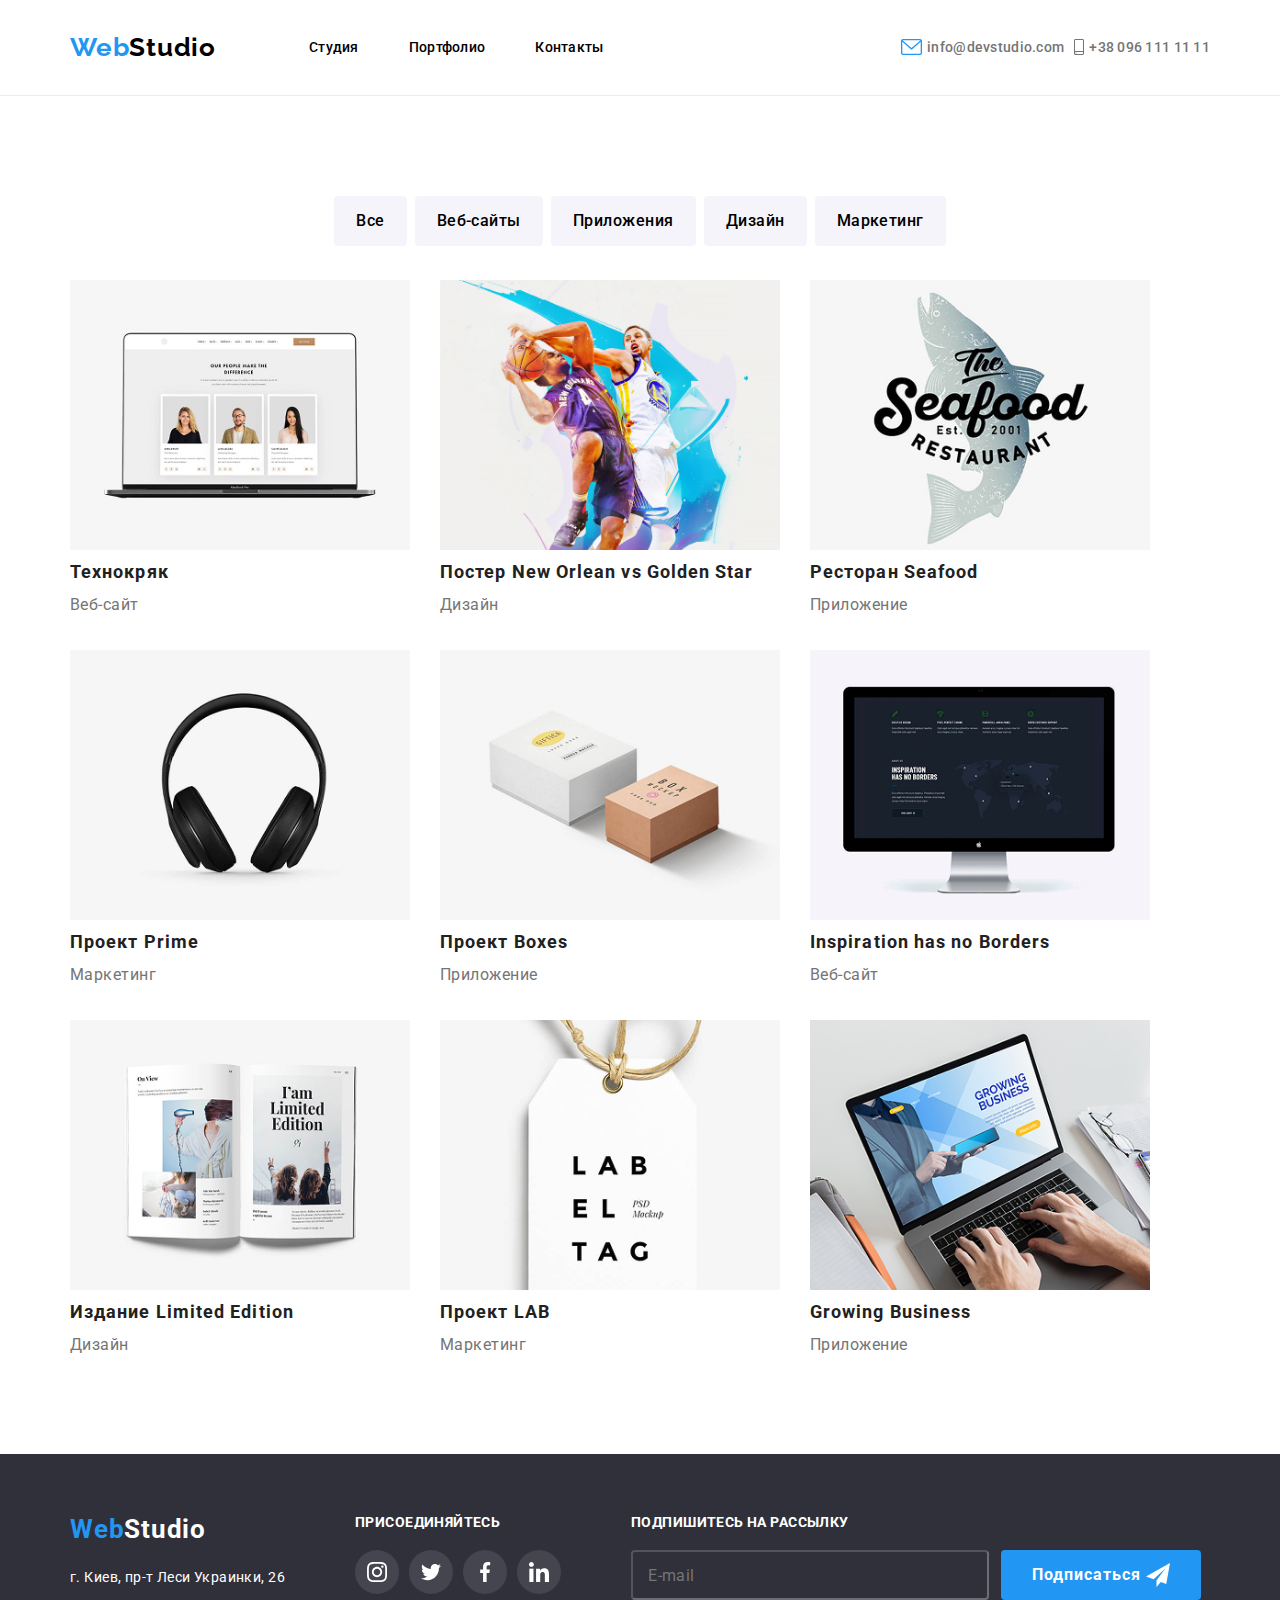
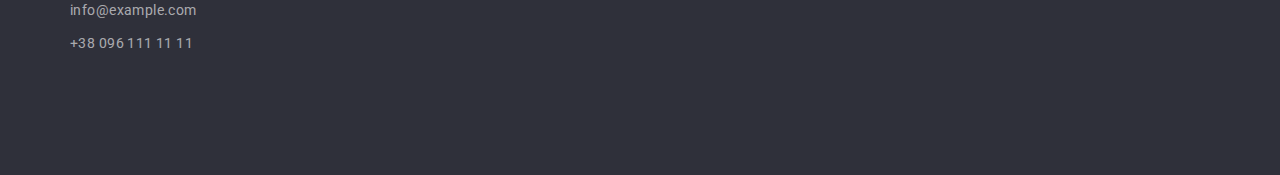
<file: porfolio.html>
<!DOCTYPE html>
<html lang="en">
  <head>
    <meta charset="UTF-8" />
    <meta name="viewport" content="width=device-width, initial-scale=1.0" />
    <title>WebStudio</title>
    <link rel="preconnect" href="https://fonts.googleapis.com" />
    <link rel="preconnect" href="https://fonts.gstatic.com" crossorigin />
    <link
      href="https://fonts.googleapis.com/css2?family=Raleway:ital,wght@0,100..900;1,100..900&family=Roboto:ital,wght@0,100;0,300;0,400;0,500;0,700;0,900;1,100;1,300;1,400;1,500;1,700;1,900&display=swap"
      rel="stylesheet"
    />
    <link rel="stylesheet" href="css/style.css" />
  </head>
  <body>
    <div class="wrapper">
      <header class="header header-page">
        <div class="container">
          <div class="header-left">
            <a class="header-logo-link" href="https://google.com"
              ><span class="header-logo-span">Web</span>Studio</a
            >
            <nav class="header-menu">
              <ul class="header-menu-block">
                <li class="header-item">
                  <a href="#" class="header-link">Студия</a>
                </li>
                <li class="header-item">
                  <a href="#" class="header-link">Портфолио</a>
                </li>
                <li class="header-item">
                  <a href="#" class="header-link">Контакты</a>
                </li>
              </ul>
            </nav>
          </div>
          <div class="header-right">
            <div class="header-info">
              <img src="img/mail.svg" />
              <a href="mailto:info@devstudio.com" class="header-info-link"
                >info@devstudio.com</a
              >
            </div>
            <div class="header-info">
              <img src="img/tall.svg" />
              <a href="tel:380961111111" class="header-info-link"
                >+38 096 111 11 11</a
              >
            </div>
          </div>
        </div>
      </header>
      <main class="main">
        <div class="container">
          <div class="button-filter">
            <button class="btn btn-gray">Все</button>
            <button class="btn btn-gray">Веб-сайты</button>
            <button class="btn btn-gray">Приложения</button>
            <button class="btn btn-gray">Дизайн</button>
            <button class="btn btn-gray">Маркетинг</button>
          </div>
          <div class="filter-block">
            <a href="#" class="filter-block-item">
              <div class="filter-block-img">
                <img src="img/img 1.png" />
                <p class="filter-block-text">
                  Ресурс предлагает комплексные предложения с разным уровнем
                  функционала и сервисов. Все это позволит посетителю получить
                  исчерпывающие сведения  о компании или частном лице.
                </p>
              </div>
              <div class="filter-block-box">
                <h2 class="filter-block-title">Технокряк</h2>
                <p class="filter-block-content">Веб-сайт</p>
              </div>
            </a>
            <a href="#" class="filter-block-item">
              <div class="filter-block-img">
                <img src="img/img.png" />
                <p class="filter-block-text">
                  Ресурс предлагает комплексные предложения с разным уровнем
                  функционала и сервисов. Все это позволит посетителю получить
                  исчерпывающие сведения  о компании или частном лице.
                </p>
              </div>
              <div class="filter-block-box">
                <h2 class="filter-block-title">
                  Постер New Orlean vs Golden Star
                </h2>
                <p class="filter-block-content">Дизайн</p>
              </div>
            </a>
            <a href="#" class="filter-block-item">
              <div class="filter-block-img">
                <img src="img/img 2.png" />
                <p class="filter-block-text">
                  Ресурс предлагает комплексные предложения с разным уровнем
                  функционала и сервисов. Все это позволит посетителю получить
                  исчерпывающие сведения  о компании или частном лице.
                </p>
              </div>
              <div class="filter-block-box">
                <h2 class="filter-block-title">Ресторан Seafood</h2>
                <p class="filter-block-content">Приложение</p>
              </div>
            </a>
            <a href="#" class="filter-block-item">
              <div class="filter-block-img">
                <img src="img/img 3.png" />
                <p class="filter-block-text">
                  Ресурс предлагает комплексные предложения с разным уровнем
                  функционала и сервисов. Все это позволит посетителю получить
                  исчерпывающие сведения  о компании или частном лице.
                </p>
              </div>
              <div class="filter-block-box">
                <h2 class="filter-block-title">Проект Prime</h2>
                <p class="filter-block-content">Маркетинг</p>
              </div>
            </a>
            <a href="#" class="filter-block-item">
              <div class="filter-block-img">
                <img src="img/img 4.png" />
                <p class="filter-block-text">
                  Ресурс предлагает комплексные предложения с разным уровнем
                  функционала и сервисов. Все это позволит посетителю получить
                  исчерпывающие сведения  о компании или частном лице.
                </p>
              </div>
              <div class="filter-block-box">
                <h2 class="filter-block-title">Проект Boxes</h2>
                <p class="filter-block-content">Приложение</p>
              </div>
            </a>
            <a href="#" class="filter-block-item">
              <div class="filter-block-img">
                <img src="img/img 5.png" />
                <p class="filter-block-text">
                  Ресурс предлагает комплексные предложения с разным уровнем
                  функционала и сервисов. Все это позволит посетителю получить
                  исчерпывающие сведения  о компании или частном лице.
                </p>
              </div>
              <div class="filter-block-box">
                <h2 class="filter-block-title">Inspiration has no Borders</h2>
                <p class="filter-block-content">Веб-сайт</p>
              </div>
            </a>
            <a href="#" class="filter-block-item">
              <div class="filter-block-img">
                <img src="img/img 6.png" />
                <p class="filter-block-text">
                  Ресурс предлагает комплексные предложения с разным уровнем
                  функционала и сервисов. Все это позволит посетителю получить
                  исчерпывающие сведения  о компании или частном лице.
                </p>
              </div>
              <div class="filter-block-box">
                <h2 class="filter-block-title">Издание Limited Edition</h2>
                <p class="filter-block-content">Дизайн</p>
              </div>
            </a>
            <a href="#" class="filter-block-item">
              <div class="filter-block-img">
                <img src="img/img 7.png" />
                <p class="filter-block-text">
                  Ресурс предлагает комплексные предложения с разным уровнем
                  функционала и сервисов. Все это позволит посетителю получить
                  исчерпывающие сведения  о компании или частном лице.
                </p>
              </div>
              <div class="filter-block-box">
                <h2 class="filter-block-title">Проект LAB</h2>
                <p class="filter-block-content">Маркетинг</p>
              </div>
            </a>
            <a href="#" class="filter-block-item">
              <div class="filter-block-img">
                <img src="img/img 8.png" />
                <p class="filter-block-text">
                  Ресурс предлагает комплексные предложения с разным уровнем
                  функционала и сервисов. Все это позволит посетителю получить
                  исчерпывающие сведения  о компании или частном лице.
                </p>
              </div>
              <div class="filter-block-box">
                <h2 class="filter-block-title">Growing Business</h2>
                <p class="filter-block-content">Приложение</p>
              </div>
            </a>
          </div>
        </div>
      </main>
      <footer class="footer">
        <div class="container">
          <div class="footer-column">
            <a href="#" class="footer-logo"
              ><span class="footer-logo-span">Web</span>Studio</a
            >
            <div class="footer-info">
              <a
                href="https://maps.app.goo.gl/kZipQofvJ4LPUQ9FA"
                class="footer-link-map"
                >г. Киев, пр-т Леси Украинки, 26</a
              >
              <a href="mailto:info@example.com" class="footer-link-email"
                >info@example.com</a
              >
              <a href="tel:38 099 111 11 11" class="footer-link-tall"
                >+38 096 111 11 11</a
              >
            </div>
          </div>
          <div class="footer-column">
            <h3 class="footer-column-title">присоединяйтесь</h3>
            <div class="footer-social">
              <a href="#" class="footer-link"
                ><svg
                  width="20"
                  height="20"
                  viewBox="0 0 20 20"
                  fill="white"
                  xmlns="http://www.w3.org/2000/svg"
                >
                  <g clip-path="url(#clip0_1_7742)">
                    <path
                      d="M19.9804 5.88005C19.9336 4.81738 19.7617 4.0868 19.5156 3.45374C19.2616 2.78176 18.8709 2.18014 18.359 1.68002C17.8589 1.1721 17.2533 0.777435 16.5891 0.527447C15.9524 0.281274 15.2256 0.109427 14.163 0.0625732C13.0924 0.0117516 12.7525 0 10.0371 0C7.32173 0 6.98185 0.0117516 5.91521 0.0586052C4.85253 0.105459 4.12195 0.277459 3.48904 0.523479C2.81692 0.777435 2.2153 1.16814 1.71517 1.68002C1.20726 2.18014 0.812743 2.78573 0.562603 3.44992C0.31643 4.0868 0.144583 4.81341 0.0977294 5.87609C0.0469078 6.9467 0.0351562 7.28658 0.0351562 10.002C0.0351562 12.7173 0.0469078 13.0572 0.0937614 14.1239C0.140615 15.1865 0.312615 15.9171 0.558787 16.5502C0.812743 17.2221 1.20726 17.8238 1.71517 18.3239C2.2153 18.8318 2.82088 19.2265 3.48508 19.4765C4.12195 19.7226 4.84856 19.8945 5.91139 19.9413C6.97788 19.9883 7.31791 19.9999 10.0333 19.9999C12.7487 19.9999 13.0885 19.9883 14.1552 19.9413C15.2179 19.8945 15.9484 19.7226 16.5813 19.4765C17.9254 18.9568 18.9881 17.8941 19.5078 16.5502C19.7538 15.9133 19.9258 15.1865 19.9727 14.1239C20.0195 13.0572 20.0313 12.7173 20.0313 10.002C20.0313 7.28658 20.0273 6.9467 19.9804 5.88005ZM18.1794 14.0457C18.1364 15.0225 17.9723 15.5499 17.8356 15.9015C17.4995 16.7728 16.808 17.4643 15.9367 17.8004C15.5851 17.9372 15.0538 18.1012 14.0809 18.1441C13.026 18.1911 12.7096 18.2027 10.0411 18.2027C7.37255 18.2027 7.05221 18.1911 6.00113 18.1441C5.02438 18.1012 4.49693 17.9372 4.1453 17.8004C3.71171 17.6402 3.31704 17.3862 2.9967 17.0541C2.6646 16.7298 2.41065 16.3391 2.2504 15.9055C2.11365 15.5539 1.94959 15.0225 1.90671 14.0497C1.8597 12.9948 1.8481 12.6783 1.8481 10.0097C1.8481 7.34122 1.8597 7.02087 1.90671 5.96995C1.94959 4.99319 2.11365 4.46575 2.2504 4.11412C2.41065 3.68038 2.6646 3.28586 3.00067 2.96536C3.32483 2.63327 3.71553 2.37931 4.14927 2.21921C4.5009 2.08247 5.03231 1.9184 6.0051 1.87537C7.05999 1.82851 7.37652 1.81676 10.0449 1.81676C12.7174 1.81676 13.0337 1.82851 14.0848 1.87537C15.0616 1.9184 15.589 2.08247 15.9407 2.21921C16.3742 2.37931 16.7689 2.63327 17.0893 2.96536C17.4213 3.28967 17.6753 3.68038 17.8356 4.11412C17.9723 4.46575 18.1364 4.99701 18.1794 5.96995C18.2263 7.02484 18.238 7.34122 18.238 10.0097C18.238 12.6783 18.2263 12.9908 18.1794 14.0457Z"
                    />
                    <path
                      d="M10.0371 4.8642C7.20074 4.8642 4.89941 7.16537 4.89941 10.0019C4.89941 12.8385 7.20074 15.1396 10.0371 15.1396C12.8737 15.1396 15.1749 12.8385 15.1749 10.0019C15.1749 7.16537 12.8737 4.8642 10.0371 4.8642ZM10.0371 13.3346C8.19702 13.3346 6.70442 11.8422 6.70442 10.0019C6.70442 8.16165 8.19702 6.66921 10.0371 6.66921C11.8774 6.66921 13.3698 8.16165 13.3698 10.0019C13.3698 11.8422 11.8774 13.3346 10.0371 13.3346Z"
                    />
                    <path
                      d="M16.5775 4.6611C16.5775 5.32347 16.0404 5.86053 15.3779 5.86053C14.7155 5.86053 14.1785 5.32347 14.1785 4.6611C14.1785 3.99859 14.7155 3.46168 15.3779 3.46168C16.0404 3.46168 16.5775 3.99859 16.5775 4.6611Z"
                    />
                  </g>
                  <defs>
                    <clipPath id="clip0_1_7742">
                      <rect width="20" height="20" fill="white" />
                    </clipPath>
                  </defs>
                </svg>
              </a>
              <a href="#" class="footer-link"
                ><svg
                  width="20"
                  height="20"
                  viewBox="0 0 20 20"
                  fill="white"
                  xmlns="http://www.w3.org/2000/svg"
                >
                  <g clip-path="url(#clip0_1_7736)">
                    <path
                      d="M20 3.79875C19.2563 4.125 18.4637 4.34125 17.6375 4.44625C18.4875 3.93875 19.1363 3.14125 19.4412 2.18C18.6488 2.6525 17.7738 2.98625 16.8412 3.1725C16.0887 2.37125 15.0162 1.875 13.8462 1.875C11.5763 1.875 9.74875 3.7175 9.74875 5.97625C9.74875 6.30125 9.77625 6.61375 9.84375 6.91125C6.435 6.745 3.41875 5.11125 1.3925 2.6225C1.03875 3.23625 0.83125 3.93875 0.83125 4.695C0.83125 6.115 1.5625 7.37375 2.6525 8.1025C1.99375 8.09 1.3475 7.89875 0.8 7.5975C0.8 7.61 0.8 7.62625 0.8 7.6425C0.8 9.635 2.22125 11.29 4.085 11.6712C3.75125 11.7625 3.3875 11.8062 3.01 11.8062C2.7475 11.8062 2.4825 11.7913 2.23375 11.7362C2.765 13.36 4.2725 14.5538 6.065 14.5925C4.67 15.6838 2.89875 16.3412 0.98125 16.3412C0.645 16.3412 0.3225 16.3263 0 16.285C1.81625 17.4563 3.96875 18.125 6.29 18.125C13.835 18.125 17.96 11.875 17.96 6.4575C17.96 6.27625 17.9538 6.10125 17.945 5.9275C18.7588 5.35 19.4425 4.62875 20 3.79875Z"
                    />
                  </g>
                  <defs>
                    <clipPath id="clip0_1_7736">
                      <rect width="20" height="20" fill="white" />
                    </clipPath>
                  </defs>
                </svg>
              </a>
              <a href="#" class="footer-link"
                ><svg
                  width="20"
                  height="20"
                  viewBox="0 0 20 20"
                  fill="white"
                  xmlns="http://www.w3.org/2000/svg"
                >
                  <g clip-path="url(#clip0_1_7732)">
                    <path
                      d="M13.3309 3.32083H15.1567V0.140826C14.8417 0.0974924 13.7584 -7.62939e-06 12.4967 -7.62939e-06C9.86422 -7.62939e-06 8.06088 1.65583 8.06088 4.69916V7.49999H5.15588V11.055H8.06088V20H11.6226V11.0558H14.4101L14.8526 7.50083H11.6217V5.05166C11.6226 4.02416 11.8992 3.32083 13.3309 3.32083Z"
                    />
                  </g>
                  <defs>
                    <clipPath id="clip0_1_7732">
                      <rect width="20" height="20" fill="white" />
                    </clipPath>
                  </defs>
                </svg>
              </a>
              <a href="#" class="footer-link"
                ><svg
                  width="20"
                  height="20"
                  viewBox="0 0 20 20"
                  fill="white"
                  xmlns="http://www.w3.org/2000/svg"
                >
                  <g clip-path="url(#clip0_1_7726)">
                    <path
                      d="M19.9951 20V19.9992H20.0001V12.6642C20.0001 9.07588 19.2276 6.31171 15.0326 6.31171C13.0159 6.31171 11.6626 7.41838 11.1101 8.46755H11.0517V6.64671H7.07422V19.9992H11.2159V13.3875C11.2159 11.6467 11.5459 9.96338 13.7017 9.96338C15.8259 9.96338 15.8576 11.95 15.8576 13.4992V20H19.9951Z"
                    />
                    <path d="M0.329956 6.64746H4.47662V20H0.329956V6.64746Z" />
                    <path
                      d="M2.40167 0C1.07583 0 0 1.07583 0 2.40167C0 3.7275 1.07583 4.82583 2.40167 4.82583C3.7275 4.82583 4.80333 3.7275 4.80333 2.40167C4.8025 1.07583 3.72667 0 2.40167 0V0Z"
                    />
                  </g>
                  <defs>
                    <clipPath id="clip0_1_7726">
                      <rect width="20" height="20" fill="white" />
                    </clipPath>
                  </defs>
                </svg>
              </a>
            </div>
          </div>
          <div class="footer-column">
            <h3 class="footer-column-title">Подпишитесь на рассылку</h3>
            <form class="footer-subscribe">
              <input
                type="email"
                class="footer-input-email"
                placeholder="E-mail"
              />
              <button class="form-submite" type="submit">
                Подписаться
                <svg
                  width="24"
                  height="24"
                  viewBox="0 0 24 24"
                  fill="none"
                  xmlns="http://www.w3.org/2000/svg"
                >
                  <path
                    d="M24 0L0 13.5L7.66994 16.3407L19.5 5.25002L10.5017 17.3896L10.509 17.3923L10.5 17.3896V24.0001L14.8013 18.982L20.2501 21.0001L24 0Z"
                    fill="white"
                  />
                </svg>
              </button>
            </form>
          </div>
        </div>
      </footer>
    </div>
  </body>
</html>
</file>
<file: css/style.css>
* {
  padding: 0;
  margin: 0;
  box-sizing: border-box;
}
img {
  max-width: 100%;
  height: auto;
}
.container {
  max-width: 1170px;
  margin: 0 auto;
  padding: 0 15px;
}
.header .container {
  display: flex;
  justify-content: space-between;
  align-items: center;
}
a {
  text-decoration: none;
}
ul {
  list-style: none;
}
.header-menu-block {
  display: flex;
  gap: 50px;
}
.header-left {
  display: flex;
  align-items: center;
  gap: 93px;
}
.header {
  padding: 32px 0;
}
.header-logo-link {
  font-size: 26px;
  font-weight: 700;
  line-height: 30.52px;
  letter-spacing: 0.03em;
  text-align: left;
  color: #000;
  font-family: "Raleway", serif;
}
.header-logo-span {
  color: #2196f3;
}
.header-link {
  font-family: "Roboto", serif;
  font-size: 14px;
  font-weight: 500;
  line-height: 16.41px;
  letter-spacing: 0.02em;
  color: #000;
  position: relative;
  transition: all 0.3s ease-in-out;
}
.header-link::after {
  content: "";
  position: absolute;
  bottom: -15px;
  left: 0;
  width: 100%;
  height: 2px;
  background-color: transparent;
  border-radius: 4px;
  transition: all 0.3s ease-in-out;
}
.header-link:hover::after {
  background-color: #2196f3;
}
.header-link:hover {
  color: #2196f3;
}
.header-info {
  display: flex;
  gap: 5px;
}
.header-right {
  display: flex;
  gap: 10px;
}
.header-right img {
  height: 16px;
  flex-grow: 0;
}
.header-info-link {
  font-family: "Roboto", serif;
  font-size: 14px;
  font-weight: 500;
  line-height: 16.41px;
  letter-spacing: 0.02em;
  color: #757575;
}
.header-info-link:hover {
  color: #2196f3;
}
.buisnes {
  min-height: 600px;
  background: linear-gradient(
      180deg,
      rgba(47, 48, 58, 0.4),
      rgba(47, 48, 58, 0.4)
    ),
    url("../img/header-bg.png") no-repeat center center;
  background-size: cover;
  display: flex;
  flex-direction: column;
  justify-content: center;
  align-items: center;
}
.buisnes-title {
  color: #fff;
  font-family: "Roboto", serif;
  font-size: 44px;
  font-weight: 900;
  line-height: 60px;
  letter-spacing: 0.06em;
  text-transform: uppercase;
  max-width: 696px;
  text-align: center;
  margin-bottom: 30px;
}
.btn {
  width: 200px;
  height: 50px;
  border: none;
  cursor: pointer;
}
.btn-blue {
  background-color: #2196f3;
  font-family: "Roboto", serif;
  font-size: 16px;
  font-weight: 700;
  line-height: 30px;
  letter-spacing: 0.06em;
  color: #fff;
}
.box .container {
  display: flex;
  gap: 30px;
}
.box {
  margin-top: 94px;
}
.box .box-item {
  text-align: center;
}
.box-title {
  text-align: left;
  font-family: "Roboto", serif;
  font-size: 14px;
  font-weight: 700;
  line-height: 16.41px;
  letter-spacing: 0.03em;
  color: #212121;
}
.box-content {
  text-align: left;
  font-family: "Roboto", serif;
  font-size: 14px;
  font-weight: 400;
  line-height: 24px;
  letter-spacing: 0.03em;
  color: #757575;
}
.box svg {
  height: 120px;
}
.box-fon {
  background: #f5f4fa;
  border-radius: 4px;
  margin-bottom: 30px;
}
.study-block {
  display: flex;
  gap: 30px;
}
.study-title {
  font-family: "Roboto", serif;
  font-size: 36px;
  font-weight: 700;
  line-height: 42.19px;
  letter-spacing: 0.03em;
  color: #212121;
  margin-top: 94px;
  margin-bottom: 50px;
  text-align: center;
}
.study-item {
  position: relative;
}
.study-text {
  position: absolute;
  bottom: 0;
  left: 0;
  background-color: #2f303acc;
  color: #fff;
  width: 100%;
  padding: 27px 0;
  text-align: center;
  font-family: "Roboto", serif;
  font-size: 14px;
  font-weight: 700;
  line-height: 16.41px;
  letter-spacing: 0.03em;
  text-transform: uppercase;
}
.command-block {
  display: flex;
  gap: 30px;
}
.command-item {
  width: 270px;
}
.command {
  margin-top: 94px;
  padding: 94px 0;
  background-color: #f5f4fa;
}
.command-subtitle {
  font-family: "Roboto", serif;
  font-size: 36px;
  font-weight: 700;
  line-height: 42.19px;
  letter-spacing: 0.03em;
  text-align: center;
  margin-bottom: 50px;
}
.command-title {
  font-family: "Roboto", serif;
  font-size: 16px;
  font-weight: 500;
  line-height: 18.75px;
  letter-spacing: 0.03em;
  text-align: center;
  padding-top: 30px;
  margin-bottom: 10px;
  color: #212121;
}
.command-text {
  font-family: "Roboto", serif;
  font-size: 16px;
  font-weight: 400;
  line-height: 18.75px;
  letter-spacing: 0.03em;
  text-align: center;
  margin-bottom: 16px;
  color: #757575;
}
.command-bottom {
  background-color: #fff;
  padding-bottom: 30px;
}
.command-social {
  display: flex;
  justify-content: center;
  gap: 10px;
}
.command-link {
  width: 44px;
  height: 44px;
  background-color: transparent;
  display: flex;
  justify-content: center;
  align-items: center;
  border-radius: 50%;
  transition: all 0.5s ease;
}
.command-link:hover {
  background-color: #2196f3;
}
.command-link:hover svg {
  fill: #fff;
}
.command-link svg {
  transition: all 0.5s ease;
}
.client-block {
  display: flex;
  justify-content: space-between;
}
.client-title {
  font-family: "Roboto", serif;
  font-size: 36px;
  font-weight: 700;
  line-height: 42.19px;
  letter-spacing: 0.03em;
  text-align: center;
  margin-bottom: 50px;
  margin-top: 94px;
}
.client-item {
  border: 1px solid #afb1b8;
  width: 170px;
  height: 92px;
  display: flex;
  align-items: center;
  justify-content: center;
  border-radius: 4px;
}
.client-item:hover {
  cursor: pointer;
  border-color: #2196f3;
}
.client-item:hover svg {
  fill: #2196f3;
}
.footer {
  background-color: #2f303a;
  margin-top: 94px;
  padding: 60px 0;
}
.footer-logo-span {
  font-family: "Roboto", serif;
  font-size: 26px;
  font-weight: 700;
  line-height: 30.52px;
  letter-spacing: 0.03em;
  text-align: left;
  color: #2196f3;
}
.footer-logo {
  color: #fff;
  font-family: "Roboto", serif;
  font-size: 26px;
  font-weight: 700;
  line-height: 30.52px;
  letter-spacing: 0.03em;
  text-align: left;
  margin-bottom: 20px;
  display: block;
}
.footer-info {
  display: flex;
  flex-direction: column;
}
.footer-link-map {
  font-family: "Roboto", serif;
  font-size: 14px;
  font-weight: 400;
  line-height: 24px;
  letter-spacing: 0.03em;
  text-align: left;
  color: #ffffff;
  margin-bottom: 9px;
}
.footer-link-email {
  font-family: "Roboto", serif;
  font-size: 14px;
  font-weight: 400;
  line-height: 24px;
  letter-spacing: 0.03em;
  text-align: left;
  color: #ffffff99;
  margin-bottom: 9px;
}
.footer-link-tall {
  font-family: "Roboto", serif;
  font-size: 14px;
  font-weight: 400;
  line-height: 24px;
  letter-spacing: 0.03em;
  text-align: left;
  margin-bottom: 60px;
  color: #ffffff99;
}
.footer .container {
  display: flex;
  gap: 70px;
}
.footer-column-title {
  font-family: "Roboto", serif;
  font-size: 14px;
  font-weight: 700;
  line-height: 16.41px;
  letter-spacing: 0.03em;
  text-align: left;
  margin-bottom: 20px;
  color: #ffffff;
  text-transform: uppercase;
}
.footer-link {
  width: 44px;
  height: 44px;
  display: flex;
  justify-content: center;
  align-items: center;
  background-color: rgba(255, 255, 255, 0.1);
  border-radius: 50%;
}
.footer-social {
  display: flex;
  gap: 10px;
}
.footer-link:hover {
  background-color: #2196f3;
}
.form-submite {
  font-family: "Roboto", serif;
  font-size: 16px;
  font-weight: 700;
  line-height: 30px;
  letter-spacing: 0.06em;
  text-align: center;
  background-color: #2196f3;
  border: none;
  width: 200px;
  height: 50px;
  color: #fff;
  border-radius: 4px;
  justify-content: center;
  gap: 5px;
  align-items: center;
  display: flex;
  cursor: pointer;
}
.footer-subscribe {
  display: flex;
  gap: 12px;
}
.footer-input-email {
  width: 358px;
  height: 50px;
  background: transparent;
  border-radius: 4px;
  outline: none;
  border-color: #ffffff4d;
  padding: 15px;
  font-family: "Roboto", serif;
  font-size: 16px;
  font-weight: 400;
  line-height: 20px;
  letter-spacing: 0.03em;
  text-align: left;
  color: #fff;
}
html,
body {
  height: 100%;
}
.wrapper {
  display: flex;
  flex-direction: column;
  min-height: 100vh;
}
.main {
  flex-grow: 1;
}
.header-page {
  border-bottom: 1px solid #ececec;
}
.button-filter {
  margin-top: 100px;
  display: flex;
  gap: 8px;
  justify-content: center;
}
.main .btn {
  padding-top: 6px;
  padding-bottom: 6px;
  padding-left: 22px;
  padding-right: 22px;
  width: auto;
  border-radius: 4px;
}
.main .btn-gray {
  background-color: #f5f4fa;
  font-family: "Roboto", serif;
  font-size: 16px;
  font-weight: 500;
  line-height: 26px;
  letter-spacing: 0.03em;
  cursor: pointer;
}
.main .btn:hover {
  background-color: #2196f3;
  color: #ffffff;
  transition: all 0.5s ease-in-out;
}
.filter-block {
  display: flex;
  flex-wrap: wrap;
  gap: 30px;
  margin-top: 34px;
}
.filter-block-text {
  position: absolute;
  transform: translateY(100%);
  top: 0;
  left: 0;
  background-color: rgba(33, 150, 243, 0.9);
  width: 100%;
  height: 100%;
  font-size: 18px;
  line-height: 156%;
  letter-spacing: 0.03em;
  color: #ffffff;
  padding: 63px 24px;
  overflow: auto;
  transform: translateY(100%);
  transition: transform 250ms ease-out;
}
.filter-block-img {
  overflow: hidden;
  position: relative;
}
.filter-block-item {
  flex-basis: calc(370px - 30px);
  display: block;
}
.filter-block-title {
  font-family: "Roboto", serif;
  font-size: 18px;
  font-weight: 700;
  line-height: 36px;
  letter-spacing: 0.06em;
  text-align: left;
  color: #212121;
}
.filter-block-content {
  font-family: "Roboto", serif;
  font-size: 16px;
  font-weight: 400;
  line-height: 30px;
  letter-spacing: 0.03em;
  color: #757575;
}
.filter-block-item:hover .filter-block-text {
  transform: translateY(0);
}
@media (max-width: 1170px) {
  .footer-subscribe {
    flex-direction: column;
  }
  .footer-input-email {
    width: 100%;
  }
  .form-submite {
    width: 100%;
  }
  .footer .footer-column:last-child {
    width: 100%;
  }
  .filter-block {
    justify-content: center;
  }
  .client-block {
    flex-wrap: wrap;
    gap: 15px;
  }
}
@media (max-width: 992px) {
  .header-right {
    flex-direction: column;
    gap: 20px;
  }
  .command-block {
    flex-wrap: wrap;
  }
}
@media (max-width: 768px) {
  .footer .container {
    flex-wrap: wrap;
    gap: 30px 50px;
  }
  .header-left {
    gap: 20px;
  }
  .header-menu-block {
    gap: 20px;
  }
  .command-block {
    justify-content: center;
  }
  .buisnes-title {
    font-size: 36px;
  }
}
@media (max-width: 576px) {
  .footer-column {
    width: 100%;
  }
  .button-filter {
    display: flex;
    flex-wrap: wrap;
  }
  .header .container {
    flex-wrap: wrap;
    gap: 20px;
  }
  .header-left {
    justify-content: space-between;
    width: 100%;
  }
  .button-filter {
    margin-top: 30px;
  }
  .box .container {
    flex-wrap: wrap;
    justify-content: center;
  }
  .box .box-item {
    width: calc(50% - 32px);
  }
  .study-block {
    flex-wrap: wrap;
    justify-content: center;
  }
}
@media (max-width: 480px) {
  .filter-block-item {
    flex-basis: 100%;
  }
  .filter-block img {
    width: 100%;
  }
  .buisnes-title {
    font-size: 28px;
    line-height: 40px;
    padding-left: 15px;
    padding-right: 15px;
  }
  .command-item {
    width: 100%;
  }
}
@media (max-width: 400px) {
  .header-left {
    flex-wrap: wrap;
    justify-content: center;
  }
  .header-right {
    justify-content: center;
    width: 100%;
    text-align: center;
  }
  .header .container {
    justify-content: center;
    text-align: center;
  }
  .header-info {
    justify-content: center;
    text-align: center;
  }
  .footer-link-tall {
    margin-bottom: 10px;
  }
  .footer {
    margin-top: 30px;
  }
  .header-link:hover::after {
    background-color: transparent;
  }
  .header-link::after {
    display: none;
  }
}
</file>
